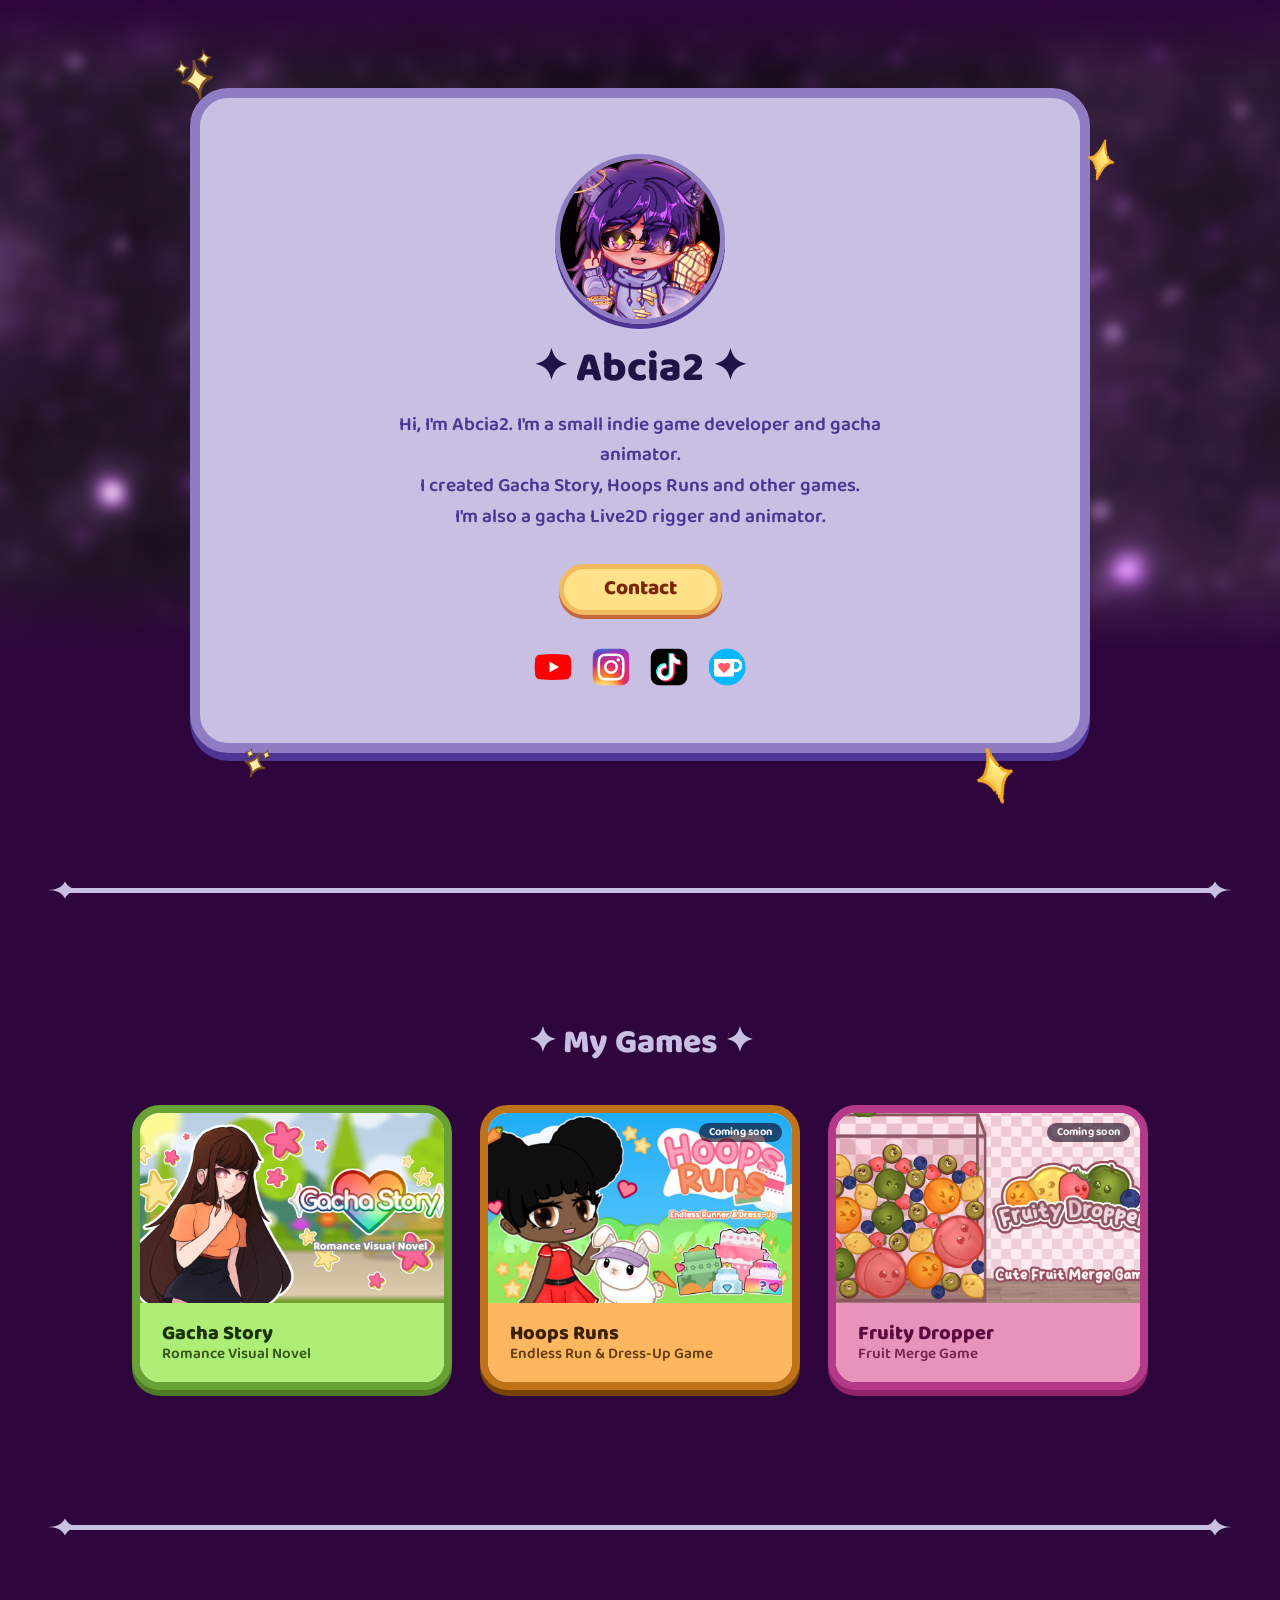
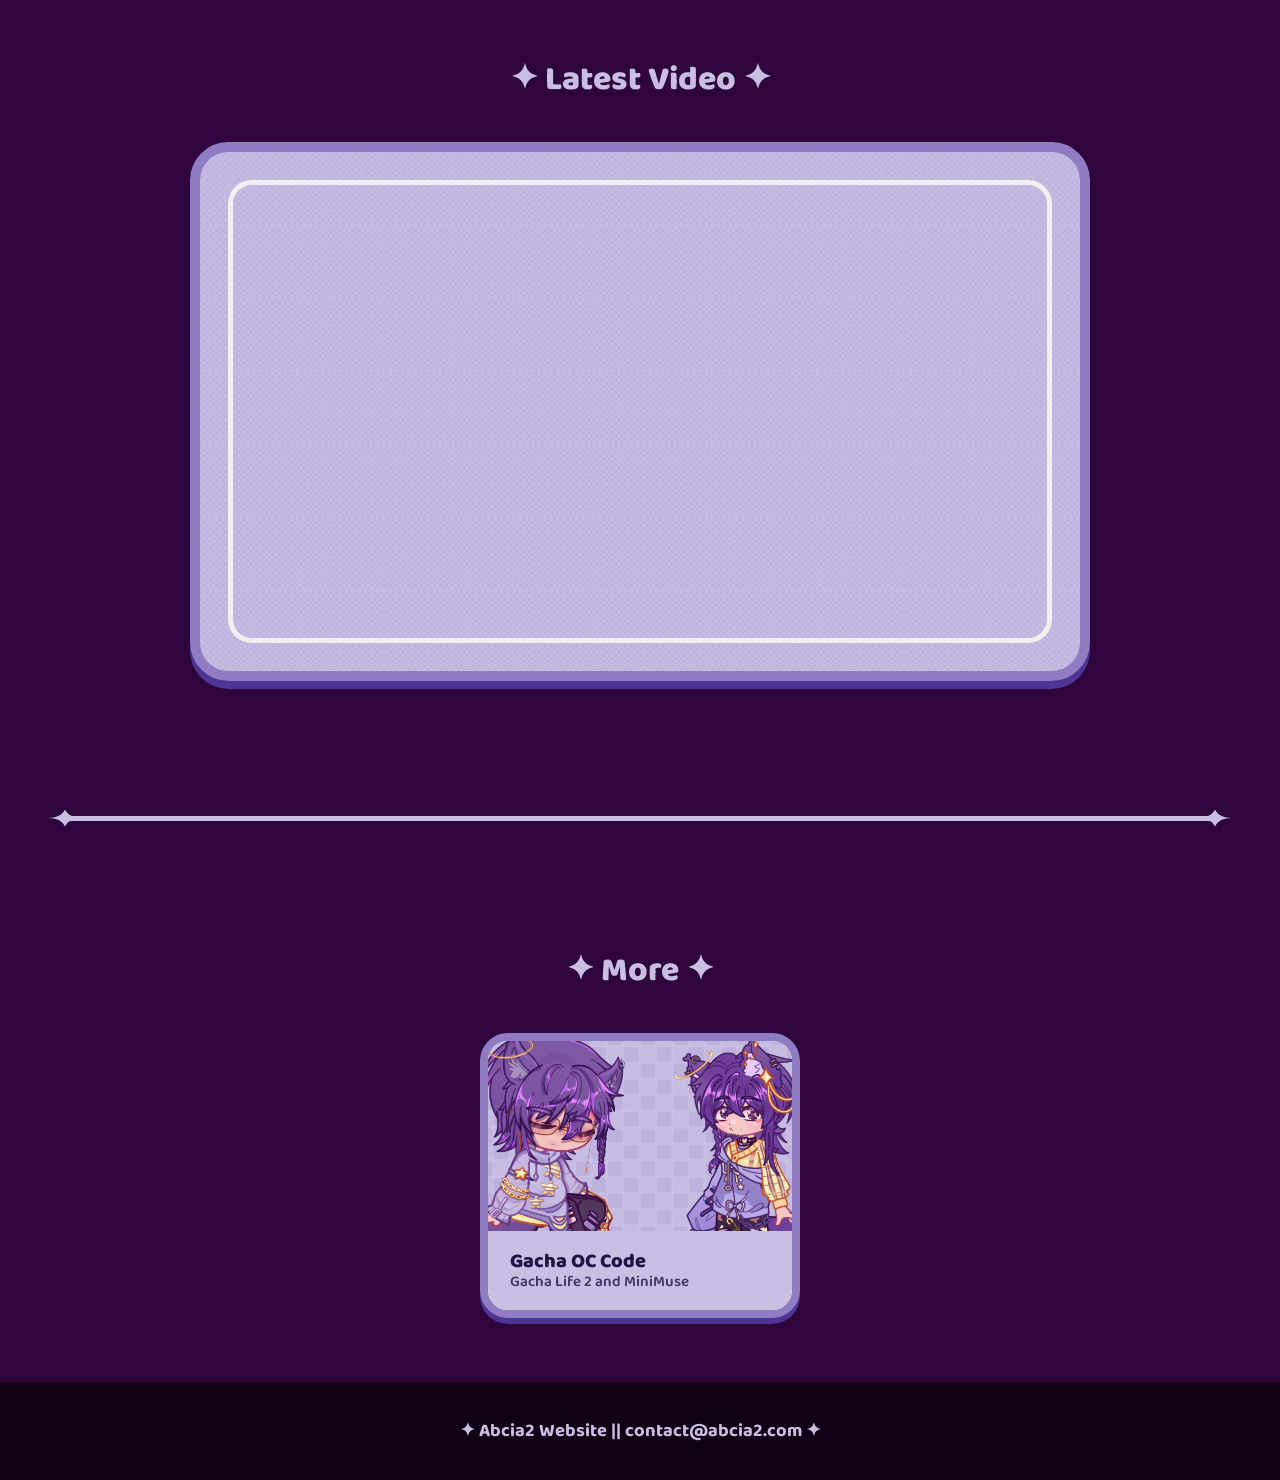
<file: index.html>
<!DOCTYPE html>
<html lang="en">

<head>
    <meta charset="UTF-8">
    <meta name="viewport" content="width=device-width, initial-scale=1.0">
    <title>Abcia2 ✦ Indie Game Developer</title>
    <meta name="description"
        content="Hi, I'm Abcia2. I'm an indie game developer and gacha animator, creator of Gacha Story and other games.">
    <link rel="canonical" href="https://abcia-2.web.app/">
    <meta property="og:title" content="Abcia2 Official Website">
    <meta property="og:description"
        content="Hi, I'm Abcia2. I'm an indie game developer and gacha animator, creator of Gacha Story and other games.">
    <meta property="og:image" content="https://abcia-2.web.app/assets/Images/Abcia2_PFP.png">
    <meta property="og:image:width" content="2048">
    <meta property="og:image:height" content="2048">
    <meta property="og:url" content="https://abcia-2.web.app/">
    <meta property="og:site_name" content="Abcia2 Official">
    <meta property="og:type" content="website">
    <meta property="og:image" content="https://abcia2.com/og_img.png">
    <meta name="keywords"
        content="Abcia2, Abcia 2, Gacha Life, Gacha Visual Novel, Gacha Story, Hoops Runs, Fruity Dropper, Abcya2, Abcia, abcia 2, abacia2">
    <link rel="icon" href="assets/favicon.ico">
    <link rel="stylesheet" href="reset.css">
    <link rel="stylesheet" href="vars.css">
    <link rel="stylesheet" href="style.css">
    <link rel="stylesheet" href="decorations.css">
    <meta name="robots" content="index, follow">
    <meta name="theme-color" content="#7D52A1">
</head>

<body>
    <section class="hero">
        <div class="hero_bg_wrap">
            <div class="hero_bg"></div>
        </div>

        <div class="hero_panel">
            <img class="hero_deco hero_sparkle_1" src="assets/Decorations/Sparkle.png" alt="" aria-hidden="true">
            <img class="hero_deco hero_sparkle_2" src="assets/Decorations/AbiSparkle.png" alt="" aria-hidden="true">
            <img class="hero_deco hero_sparkle_3" src="assets/Decorations/Sparkle.png" alt="" aria-hidden="true">
            <img class="hero_deco hero_sparkle_4" src="assets/Decorations/AbiSparkle.png" alt="" aria-hidden="true">

            <img class="hero_avatar bup" src="assets/Images/Abcia2_PFP.png" alt="Abcia2">

            <h1 class="hero_title">✦ Abcia2 ✦</h1>

            <p class="hero_tagline">
                Hi, I'm Abcia2. I'm a small indie game developer and gacha animator.<br>
                I created Gacha Story, Hoops Runs and other games.<br>
                I'm also a gacha Live2D rigger and animator.
            </p>

            <div class="hero_actions">
                <a href="AboutMe.html" class="btn btn_yellow">Contact</a>
            </div>

            <div class="hero_socials">
                <a href="https://youtube.com/c/abcia2" target="_blank" rel="noopener" class="hero_social_link bup">
                    <img src="assets/Icons/yt.png" alt="Abcia2 on YouTube" class="hero_social_icon">
                </a>
                <a href="https://www.instagram.com/abcia_2/" target="_blank" rel="noopener"
                    class="hero_social_link bup">
                    <img src="assets/Icons/ig.png" alt="Abcia2 on Instagram" class="hero_social_icon">
                </a>
                <a href="https://www.tiktok.com/@abcia_2" target="_blank" rel="noopener"
                    class="hero_social_link bup">
                    <img src="assets/Icons/tt.png" alt="Abcia2 on TikTok" class="hero_social_icon">
                </a>
                <a href="https://ko-fi.com/abcia2" target="_blank" rel="noopener" class="hero_social_link bup">
                    <img src="assets/Icons/kf.png" alt="Support Abcia2 on Ko-fi" class="hero_social_icon">
                </a>
            </div>
        </div>
    </section>

    <div class="divider">
        <svg class="divider_sparkle" aria-hidden="true">
            <use href="assets/sprite.svg#icon-sparkle"></use>
        </svg>
        <span class="divider_line"></span>
        <svg class="divider_sparkle" aria-hidden="true">
            <use href="assets/sprite.svg#icon-sparkle"></use>
        </svg>
    </div>

    <section class="games">
        <h2 class="section_title">✦ My Games ✦</h2>

        <div class="games_grid">
            <a href="https://gachastory.abcia2.com" target="_blank" rel="noopener" class="game_card game_card_green">
                <img class="game_card_banner" src="assets/Games/GachaStoryBanner.png" alt="">
                <div class="game_card_body">
                    <span class="game_card_title">Gacha Story</span>
                    <span class="game_card_subtitle">Romance Visual Novel</span>
                </div>
            </a>

            <a href="#" class="game_card game_card_orange">
                <img class="game_card_banner" src="assets/Games/HoopsRunsBanner.jpg" alt="">
                <div class="game_card_body">
                    <span class="game_card_title">Hoops Runs</span>
                    <span class="game_card_subtitle">Endless Run &amp; Dress-Up Game</span>
                </div>
                <span class="game_card_badge">Coming soon</span>
            </a>

            <a href="#" class="game_card game_card_rose">
                <img class="game_card_banner" src="assets/Games/FruityDropperBanner.png" alt="">
                <div class="game_card_body">
                    <span class="game_card_title">Fruity Dropper</span>
                    <span class="game_card_subtitle">Fruit Merge Game</span>
                </div>
                <span class="game_card_badge">Coming soon</span>
            </a>
        </div>
    </section>

    <div class="divider">
        <svg class="divider_sparkle" aria-hidden="true">
            <use href="assets/sprite.svg#icon-sparkle"></use>
        </svg>
        <span class="divider_line"></span>
        <svg class="divider_sparkle" aria-hidden="true">
            <use href="assets/sprite.svg#icon-sparkle"></use>
        </svg>
    </div>

    <section class="video">
        <h2 class="section_title">✦ Latest Video ✦</h2>

        <div class="video_panel">
            <div class="video_frame">
                <iframe src="https://www.youtube.com/embed/TlqA1ftgI3U" title="Abcia2 on YouTube"
                    allow="accelerometer; autoplay; clipboard-write; encrypted-media; gyroscope; picture-in-picture; web-share"
                    referrerpolicy="strict-origin-when-cross-origin" loading="lazy" allowfullscreen></iframe>
            </div>
        </div>
    </section>

    <div class="divider">
        <svg class="divider_sparkle" aria-hidden="true">
            <use href="assets/sprite.svg#icon-sparkle"></use>
        </svg>
        <span class="divider_line"></span>
        <svg class="divider_sparkle" aria-hidden="true">
            <use href="assets/sprite.svg#icon-sparkle"></use>
        </svg>
    </div>

    <section class="more">
        <h2 class="section_title">✦ More ✦</h2>

        <div class="more_grid">
            <a href="OcCode.html" class="game_card game_card_violet">
                <img class="game_card_banner" src="assets/Images/OcCodeBanner.png" alt="">
                <div class="game_card_body">
                    <span class="game_card_title">Gacha OC Code</span>
                    <span class="game_card_subtitle">Gacha Life 2 and MiniMuse</span>
                </div>
            </a>
        </div>
    </section>

    <footer class="footer">
        <span class="footer_main">✦ Abcia2 Website || contact@abcia2.com ✦</span>
    </footer>

    <script src='https://storage.ko-fi.com/cdn/scripts/overlay-widget.js'></script>
    <script>
        kofiWidgetOverlay.draw('abcia2', {
            'type': 'floating-chat',
            'floating-chat.donateButton.text': 'Support me',
            'floating-chat.donateButton.background-color': '#ffffff',
            'floating-chat.donateButton.text-color': '#323842'
        });
    </script>
</body>

</html>
</file>
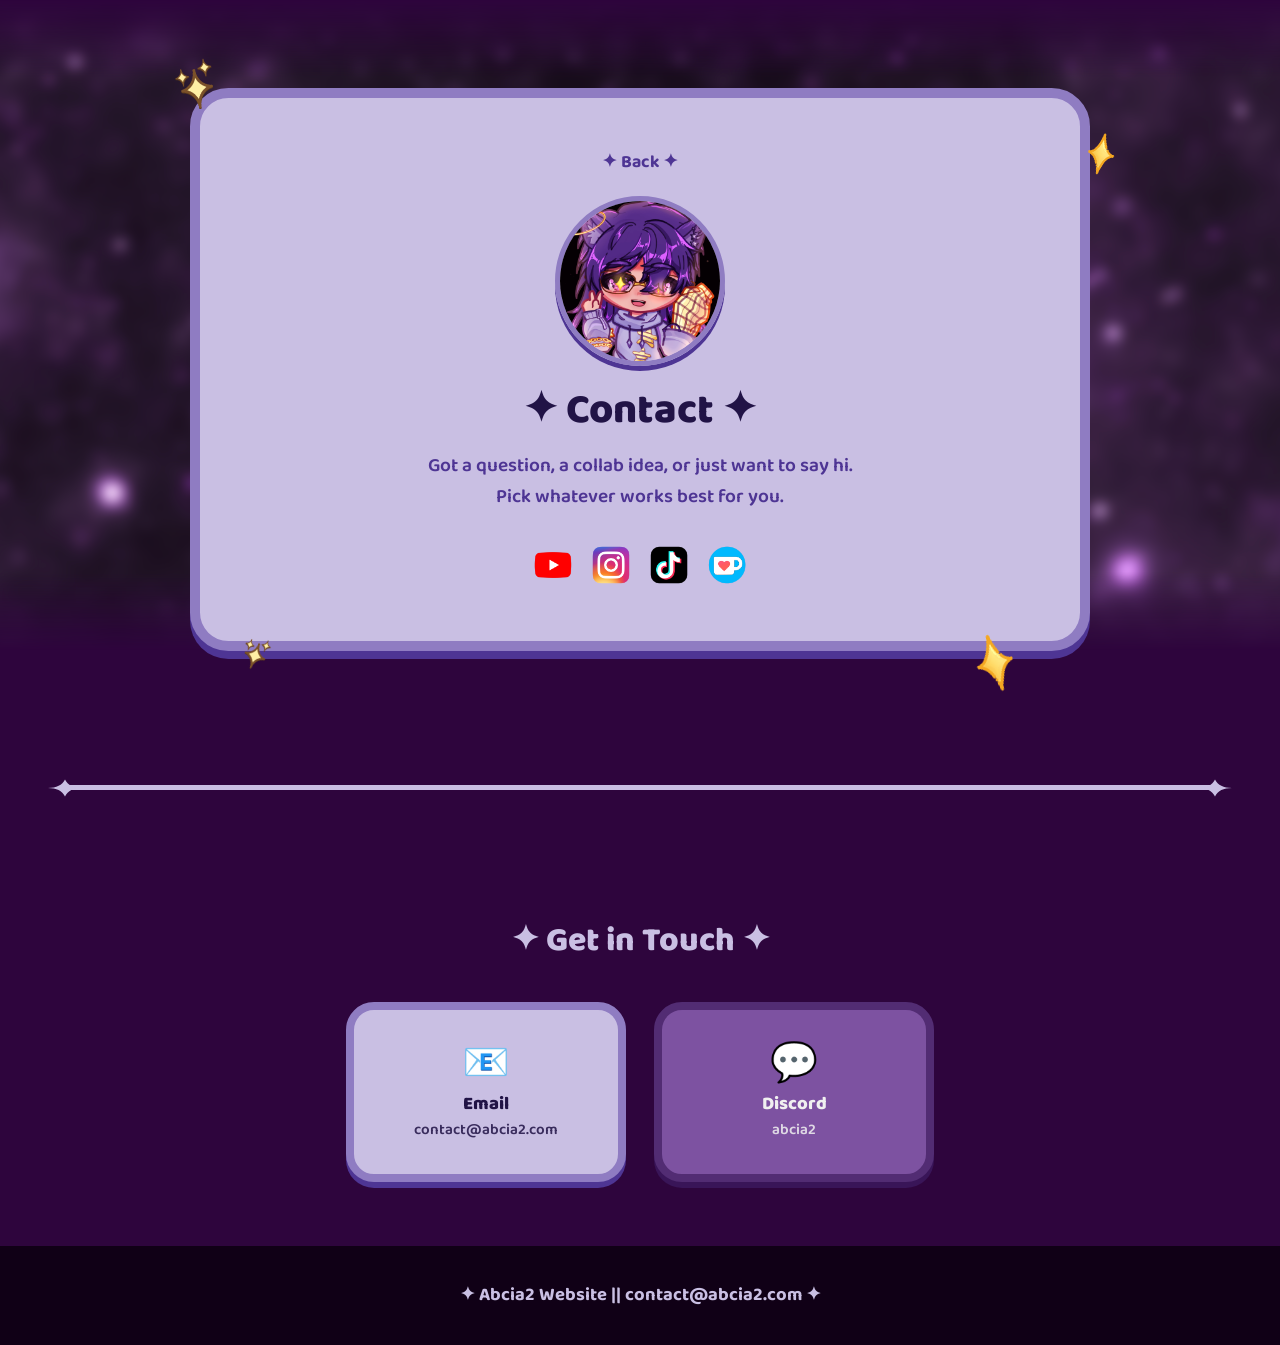
<file: AboutMe.html>
<!DOCTYPE html>
<html lang="en">

<head>
    <meta charset="UTF-8">
    <meta name="viewport" content="width=device-width, initial-scale=1.0">
    <title>Contact ✦ Abcia2</title>
    <meta name="description" content="Get in touch with Abcia2, by email or on Discord.">
    <link rel="canonical" href="https://abcia-2.web.app/AboutMe.html">
    <meta property="og:title" content="Contact Abcia2">
    <meta property="og:description" content="Get in touch with Abcia2, by email or on Discord.">
    <meta property="og:image" content="https://abcia-2.web.app/assets/Images/Abcia2_PFP.png">
    <meta property="og:image:width" content="2048">
    <meta property="og:image:height" content="2048">
    <meta property="og:url" content="https://abcia-2.web.app/AboutMe.html">
    <meta property="og:site_name" content="Abcia2 Official">
    <meta property="og:type" content="website">
    <link rel="icon" href="assets/favicon.ico">
    <link rel="stylesheet" href="reset.css">
    <link rel="stylesheet" href="vars.css">
    <link rel="stylesheet" href="style.css">
    <link rel="stylesheet" href="decorations.css">
    <meta name="robots" content="index, follow">
    <meta name="theme-color" content="#7D52A1">
</head>

<body>
    <section class="hero">
        <div class="hero_bg_wrap">
            <div class="hero_bg"></div>
        </div>

        <div class="hero_panel">
            <img class="hero_deco hero_sparkle_1" src="assets/Decorations/Sparkle.png" alt="" aria-hidden="true">
            <img class="hero_deco hero_sparkle_2" src="assets/Decorations/AbiSparkle.png" alt="" aria-hidden="true">
            <img class="hero_deco hero_sparkle_3" src="assets/Decorations/Sparkle.png" alt="" aria-hidden="true">
            <img class="hero_deco hero_sparkle_4" src="assets/Decorations/AbiSparkle.png" alt="" aria-hidden="true">

            <a href="index.html" class="back_link">✦ Back ✦</a>

            <img class="hero_avatar bup" src="assets/Images/Abcia2_PFP.png" alt="Abcia2">

            <h1 class="hero_title">✦ Contact ✦</h1>

            <p class="hero_tagline">
                Got a question, a collab idea, or just want to say hi.<br>
                Pick whatever works best for you.
            </p>

            <div class="hero_socials">
                <a href="https://youtube.com/c/abcia2" target="_blank" rel="noopener" class="hero_social_link bup">
                    <img src="assets/Icons/yt.png" alt="Abcia2 on YouTube" class="hero_social_icon">
                </a>
                <a href="https://www.instagram.com/abcia_2/" target="_blank" rel="noopener"
                    class="hero_social_link bup">
                    <img src="assets/Icons/ig.png" alt="Abcia2 on Instagram" class="hero_social_icon">
                </a>
                <a href="https://www.tiktok.com/@abcia_2" target="_blank" rel="noopener"
                    class="hero_social_link bup">
                    <img src="assets/Icons/tt.png" alt="Abcia2 on TikTok" class="hero_social_icon">
                </a>
                <a href="https://ko-fi.com/abcia2" target="_blank" rel="noopener" class="hero_social_link bup">
                    <img src="assets/Icons/kf.png" alt="Support Abcia2 on Ko-fi" class="hero_social_icon">
                </a>
            </div>
        </div>
    </section>

    <div class="divider">
        <svg class="divider_sparkle" aria-hidden="true">
            <use href="assets/sprite.svg#icon-sparkle"></use>
        </svg>
        <span class="divider_line"></span>
        <svg class="divider_sparkle" aria-hidden="true">
            <use href="assets/sprite.svg#icon-sparkle"></use>
        </svg>
    </div>

    <section class="contact">
        <h2 class="section_title">✦ Get in Touch ✦</h2>

        <div class="contact_grid">
            <a href="mailto:contact@abcia2.com" class="contact_card contact_card_violet">
                <span class="contact_card_icon" aria-hidden="true">📧</span>
                <span class="contact_card_label">Email</span>
                <span class="contact_card_value">contact@abcia2.com</span>
            </a>

            <div class="contact_card contact_card_purple">
                <span class="contact_card_icon" aria-hidden="true">💬</span>
                <span class="contact_card_label">Discord</span>
                <span class="contact_card_value">abcia2</span>
            </div>
        </div>
    </section>

    <footer class="footer">
        <span class="footer_main">✦ Abcia2 Website || contact@abcia2.com ✦</span>
    </footer>

    <script src='https://storage.ko-fi.com/cdn/scripts/overlay-widget.js'></script>
    <script>
        kofiWidgetOverlay.draw('abcia2', {
            'type': 'floating-chat',
            'floating-chat.donateButton.text': 'Support me',
            'floating-chat.donateButton.background-color': '#ffffff',
            'floating-chat.donateButton.text-color': '#323842'
        });
    </script>
</body>

</html>
</file>
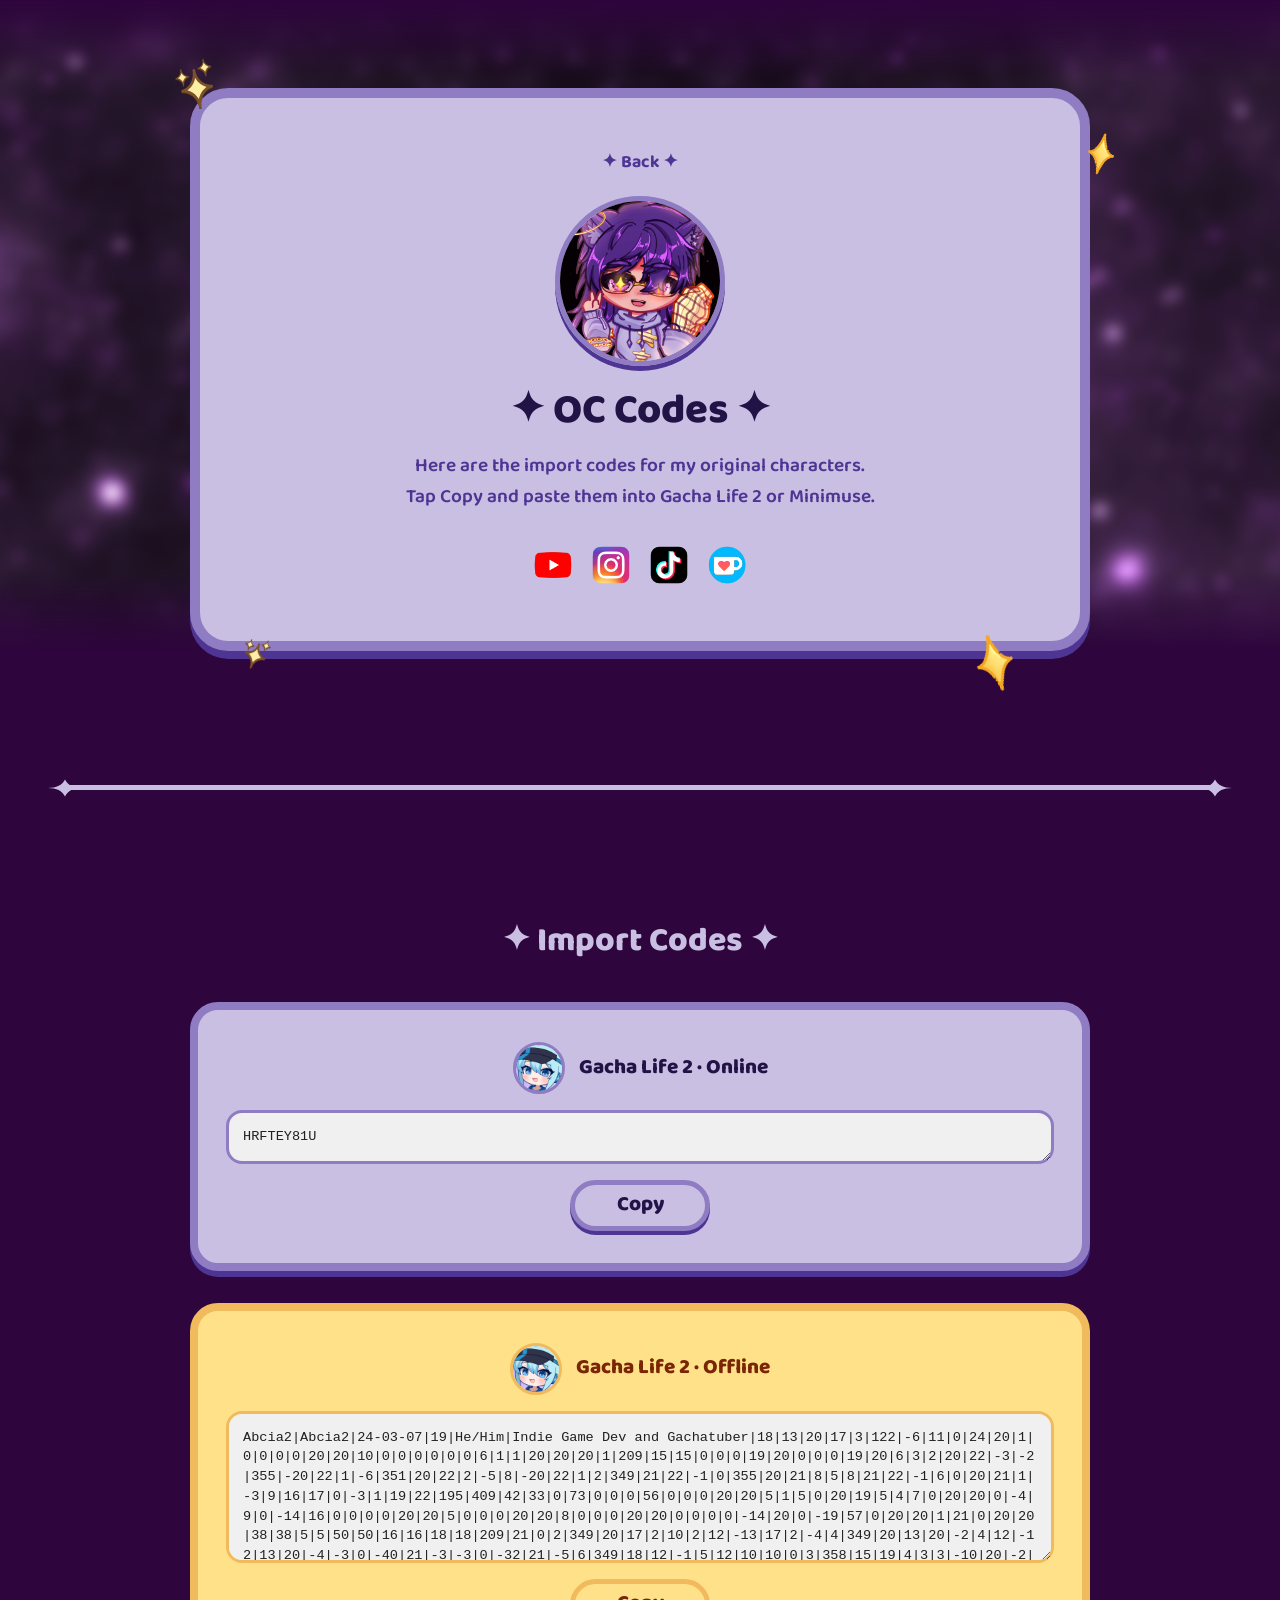
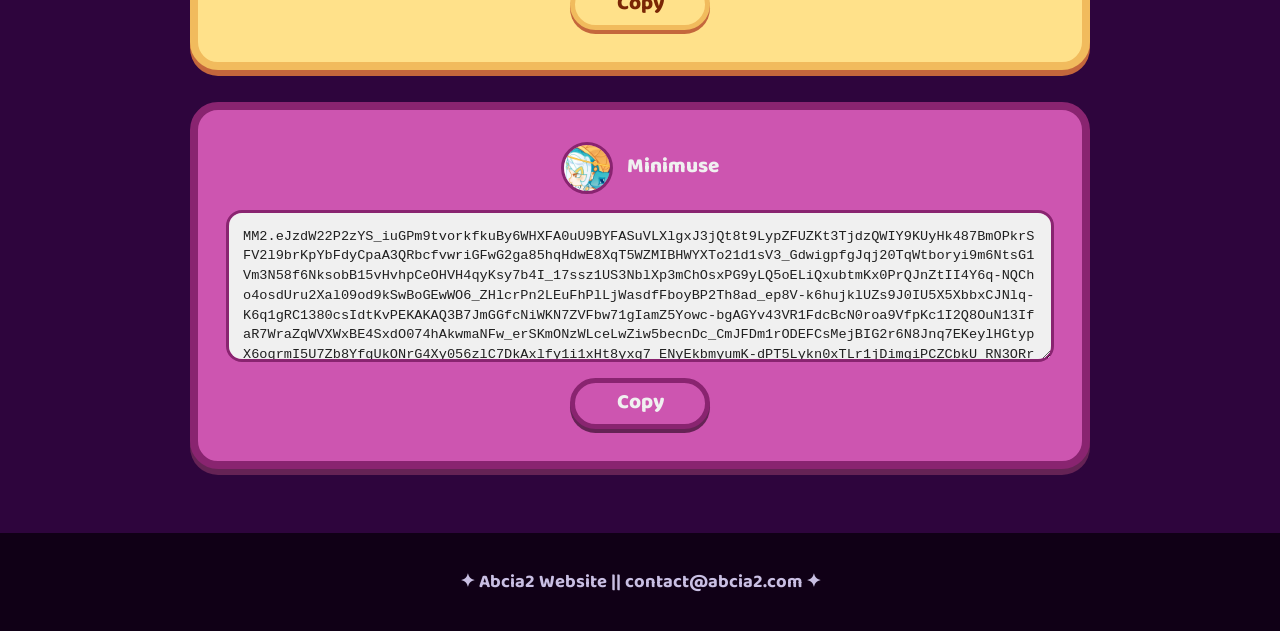
<file: OcCode.html>
<!DOCTYPE html>
<html lang="en">

<head>
    <meta charset="UTF-8">
    <meta name="viewport" content="width=device-width, initial-scale=1.0">
    <title>OC Codes ✦ Abcia2</title>
    <meta name="description" content="Import codes for Abcia2's Gacha Life 2 and Minimuse original characters.">
    <link rel="canonical" href="https://abcia-2.web.app/OcCode.html">
    <meta property="og:title" content="OC Codes ✦ Abcia2">
    <meta property="og:description" content="Import codes for Abcia2's Gacha Life 2 and Minimuse original characters.">
    <meta property="og:image" content="https://abcia-2.web.app/assets/Images/Abcia2_PFP.png">
    <meta property="og:image:width" content="2048">
    <meta property="og:image:height" content="2048">
    <meta property="og:url" content="https://abcia-2.web.app/OcCode.html">
    <meta property="og:site_name" content="Abcia2 Official">
    <meta property="og:type" content="website">
    <link rel="icon" href="assets/favicon.ico">
    <link rel="stylesheet" href="reset.css">
    <link rel="stylesheet" href="vars.css">
    <link rel="stylesheet" href="style.css">
    <link rel="stylesheet" href="decorations.css">
    <meta name="robots" content="index, follow">
    <meta name="theme-color" content="#7D52A1">
</head>

<body>
    <section class="hero">
        <div class="hero_bg_wrap">
            <div class="hero_bg"></div>
        </div>

        <div class="hero_panel">
            <img class="hero_deco hero_sparkle_1" src="assets/Decorations/Sparkle.png" alt="" aria-hidden="true">
            <img class="hero_deco hero_sparkle_2" src="assets/Decorations/AbiSparkle.png" alt="" aria-hidden="true">
            <img class="hero_deco hero_sparkle_3" src="assets/Decorations/Sparkle.png" alt="" aria-hidden="true">
            <img class="hero_deco hero_sparkle_4" src="assets/Decorations/AbiSparkle.png" alt="" aria-hidden="true">

            <a href="index.html" class="back_link">✦ Back ✦</a>

            <img class="hero_avatar bup" src="assets/Images/Abcia2_PFP.png" alt="Abcia2">

            <h1 class="hero_title">✦ OC Codes ✦</h1>

            <p class="hero_tagline">
                Here are the import codes for my original characters.<br>
                Tap Copy and paste them into Gacha Life 2 or Minimuse.
            </p>

            <div class="hero_socials">
                <a href="https://youtube.com/c/abcia2" target="_blank" rel="noopener" class="hero_social_link bup">
                    <img src="assets/Icons/yt.png" alt="Abcia2 on YouTube" class="hero_social_icon">
                </a>
                <a href="https://www.instagram.com/abcia_2/" target="_blank" rel="noopener"
                    class="hero_social_link bup">
                    <img src="assets/Icons/ig.png" alt="Abcia2 on Instagram" class="hero_social_icon">
                </a>
                <a href="https://www.tiktok.com/@abcia_2" target="_blank" rel="noopener"
                    class="hero_social_link bup">
                    <img src="assets/Icons/tt.png" alt="Abcia2 on TikTok" class="hero_social_icon">
                </a>
                <a href="https://ko-fi.com/abcia2" target="_blank" rel="noopener" class="hero_social_link bup">
                    <img src="assets/Icons/kf.png" alt="Support Abcia2 on Ko-fi" class="hero_social_icon">
                </a>
            </div>
        </div>
    </section>

    <div class="divider">
        <svg class="divider_sparkle" aria-hidden="true">
            <use href="assets/sprite.svg#icon-sparkle"></use>
        </svg>
        <span class="divider_line"></span>
        <svg class="divider_sparkle" aria-hidden="true">
            <use href="assets/sprite.svg#icon-sparkle"></use>
        </svg>
    </div>

    <section class="codes">
        <h2 class="section_title">✦ Import Codes ✦</h2>

        <div class="codes_grid">
            <div class="code_card code_card_violet">
                <div class="code_card_header">
                    <img class="code_card_icon" src="assets/Images/gl2.png" alt="">
                    <span class="code_card_title">Gacha Life 2 &middot; Online</span>
                </div>
                <textarea class="code_card_box" id="code-gl2-online" rows="1" readonly>HRFTEY81U</textarea>
                <button type="button" class="btn btn_violet code_card_copy" data-copy-target="code-gl2-online">Copy</button>
            </div>

            <div class="code_card code_card_yellow">
                <div class="code_card_header">
                    <img class="code_card_icon" src="assets/Images/gl2.png" alt="">
                    <span class="code_card_title">Gacha Life 2 &middot; Offline</span>
                </div>
                <textarea class="code_card_box" id="code-gl2-offline" rows="6" readonly>Abcia2|Abcia2|24-03-07|19|He/Him|Indie Game Dev and Gachatuber|18|13|20|17|3|122|-6|11|0|24|20|1|0|0|0|0|20|20|10|0|0|0|0|0|0|6|1|1|20|20|20|1|209|15|15|0|0|0|19|20|0|0|0|19|20|6|3|2|20|22|-3|-2|355|-20|22|1|-6|351|20|22|2|-5|8|-20|22|1|2|349|21|22|-1|0|355|20|21|8|5|8|21|22|-1|6|0|20|21|1|-3|9|16|17|0|-3|1|19|22|195|409|42|33|0|73|0|0|0|56|0|0|0|20|20|5|1|5|0|20|19|5|4|7|0|20|20|0|-4|9|0|-14|16|0|0|0|0|20|20|5|0|0|0|20|20|8|0|0|0|20|20|0|0|0|0|-14|20|0|-19|57|0|20|20|1|21|0|20|20|38|38|5|5|50|50|16|16|18|18|209|21|0|2|349|20|17|2|10|2|12|-13|17|2|-4|4|349|20|13|20|-2|4|12|-12|13|20|-4|-3|0|-40|21|-3|-3|0|-32|21|-5|6|349|18|12|-1|5|12|10|10|0|3|358|15|19|4|3|3|-10|20|-2|1|2|20|20|18|1|-1|73|20|17|0|0|364|298|452|0|0|106|228|214|70|90|0|0|0|20|20|5|0|0|0|20|20|5|9|1|0|20|20|6|45|-21|7|20|20|5|-6|15|0|14|17|6|-7|-62|2|-10|10|5|0|0|0|20|20|5|0|0|0|20|20|5|37|-111|353|-20|20|5|9|3|0|17|17|1|2|1|358|17|13|6|-1|-1|0|19|20|5|117|19|0|0|48|95|0|0|34|0|0|0|5|7|-1|3|0|22|21|5|0|0|0|20|20|7|5|5|5|5|0|0|357|21|21|5|0|0|0|20|20|5|0|0|0|20|20|5|0|0|0|20|20|5|11|11|0|0|119|119|295|306|0|0|0|37|10|10|8|8|0|0|2|20|20|5|0|0|4|20|20|5|-9|2|0|11|15|5|0|0|0|-20|20|5|0|0|0|20|20|5|0|0|0|20|20|5|0|0|0|20|20|5|9|-2|351|17|18|5|0|0|0|0|68|0|0|0|0|0|0|0|0|0|135|20|20|5|4|1|245|-20|20|5|0|0|0|20|20|5|0|0|0|20|20|5|1|0|328|29|23|5|0|0|0|20|20|5|0|0|0|20|20|5|20|0|0|-14|20|5|0|0|0|20|20|5|20|0|0|-14|20|5|0|0|0|20|20|5|0|0|0|20|20|5|208|171|0|14|3|0|0|0|0|20|20|5|0|0|0|20|20|5|29|-19|0|20|20|5|3|0|0|20|20|10|-3|0|0|20|20|5|0|0|0|20|20|5|0|0|0|0|0|0|0|0|0|0|0|0|0|0|0|0|0|0|2|0|-1|-2|6|0|0|0|0|0|0|0|-1|0|0|0|0|0|0|0|0|0|0|0|0|0|0|0|0|3|0|0|0|0|0|0|0|0|16|-10|-16|10|0|0|0|0|0|0|0|0|0|0|0|0|0|0|0|0|0|1|0|0|-1|-6|0|0|0|0|0|0|0|0|0|0|3|2|6|0|1|5|0|0|0|0|0|0|0|0|0|0|0|0|0|0|0|0|0|0|0|0|0|-9|0|0|0|0|0|0|0|0|0|0|0|0|0|0|0|0|0|0|0|0|0|0|0|0|0|0|0|0|0|0|0|0|0|0|0|0|F5C8C4|EC8F99|A33D6A|0|CE2073|8058A2|49275B|2F0A3A|3D145A|8058A2|49275B|2F0A3A|3D145A|8058A2|49275B|2F0A3A|3D145A|8058A2|49275B|2F0A3A|3D145A|8058A2|49275B|2F0A3A|3D145A|8058A2|49275B|2F0A3A|3D145A|A374C7|A374C7|55A0D2|55A0D2|55A0D2|55A0D2|55A0D2|15092E|441157|9E57A0|FFFFFF|15092E|441157|9E57A0|FFFFFF|722C72|280C44|100816|1D0B1D|722C72|280C44|100816|1D0B1D|2A203D|250132|2A203D|250132|FFFFFF|FFFFFF|8058A2|3D145A|8058A2|3D145A|F6C9C4|ED9696|FF9797|FFFFFF|FE2020|C55D7A|FFFFFF|E1E1E1|1C214F|1B1D4E|FFFFFF|E1E1E1|1C214F|1B1D4E|F4CF60|F4D471|A91C61|89461F|F3D370|E0E0E0|1C214F|573E78|F4CF60|F4D471|CE2073|89461F|B097C5|B097C5|300B3B|2D145C|FFFFFF|E1E1E1|1C214F|1B1D4E|F3CE60|F3CE60|A81C61|88451F|C5B3D4|C5A9DD|8D3762|483465|5E4076|D56283|5C1033|1B1D4E|F3CE60|F3D370|A81C61|88451F|C9BDE3|C6B3ED|B920B4|6D428F|C9BDE3|F4D471|BA21B5|7B5092|C7BBE1|C4A8DC|BA21B5|7B5092|FFFFFF|834CB8|161851|0|FFFFFF|453D54|161851|0|C9BDE3|B097C5|BA21B5|7B5092|C9BDE3|C7BBE1|BA21B5|7B5092|3E2359|834CB8|1C214F|0|3E2359|834CB8|1C214F|0|FFFFFF|36A8D3|1C214F|331E52|FFFFFF|D23636|1C214F|331E52|FFFFFF|36A8D2|36A8D3|36A8D3|FFFFFF|36A8D2|36A8D3|D13636|4D375C|4D375C|260831|310943|4D375C|4D375C|260831|310943|FFFFFF|D03535|281F7A|0|453D54|834CB8|281F7A|0|C4B3D3|816E91|300A20|36264C|C4B3D3|816E91|300A20|36264C|F5D061|F4D471|AA1C61|8A4720|C7BBE1|C4B3D3|7C1448|826F92|834CB8|453D54|1C214F|0|834CB8|453D54|1C214F|0|FFFFFF|E1E1E1|1C214F|1B1D4E|C4A8DC|36264C|46293B|614E7F|FFFFFF|E1E1E1|1C214F|1B1D4E|FFFFFF|D03535|5244CB|1A1D4D|FFFFFF|E1E1E1|1C214F|1B1D4E|FFFFFF|E1E1E1|1C214F|1B1D4E|7F57A1|9F7FB9|2E0A39|3C1359|FFFFFF|E1E1E1|1C214F|1B1D4E|FFFFFF|E1E1E1|1C214F|1B1D4E|FFFFFF|E1E1E1|1C214F|1B1D4E|FFFFFF|E1E1E1|1C214F|1B1D4E|FFFFFF|E1E1E1|1C214F|1B1D4E|19214C||FFFFFF|DEDEDE|AA4D73|1A214D|FFFFFF|DEDEDE|A94D73|1A214D|0|0|0|FFFFFF|F7E3BB|DFAC54|DFAC54|1A1D4D|FFFFFF|DEDEDE|7D0094|1A214D|FFFFFF|DFDFDF|1A214D|1A214D|55A0D2|55A0D2|55A0D2|123|-24|3|10|19|20|0|0|4|5|8058A2|A98EC1|2D0938|3D145A|8058A2|A98EC1|2D0938|3D145A</textarea>
                <button type="button" class="btn btn_yellow code_card_copy" data-copy-target="code-gl2-offline">Copy</button>
            </div>

            <div class="code_card code_card_pink">
                <div class="code_card_header">
                    <img class="code_card_icon" src="assets/Images/minimuse.webp" alt="">
                    <span class="code_card_title">Minimuse</span>
                </div>
                <textarea class="code_card_box" id="code-minimuse" rows="6" readonly>MM2.[base64]</textarea>
                <button type="button" class="btn btn_pink code_card_copy" data-copy-target="code-minimuse">Copy</button>
            </div>
        </div>
    </section>

    <footer class="footer">
        <span class="footer_main">✦ Abcia2 Website || contact@abcia2.com ✦</span>
    </footer>

    <script src='https://storage.ko-fi.com/cdn/scripts/overlay-widget.js'></script>
    <script>
        kofiWidgetOverlay.draw('abcia2', {
            'type': 'floating-chat',
            'floating-chat.donateButton.text': 'Support me',
            'floating-chat.donateButton.background-color': '#ffffff',
            'floating-chat.donateButton.text-color': '#323842'
        });
    </script>

    <script>
        document.querySelectorAll('.code_card_copy').forEach(function (btn) {
            btn.addEventListener('click', function () {
                var box = document.getElementById(btn.getAttribute('data-copy-target'));
                if (!box) return;

                var text = box.value;
                var originalLabel = btn.textContent;

                function showCopied() {
                    btn.textContent = 'Copied! ✦';
                    setTimeout(function () {
                        btn.textContent = originalLabel;
                    }, 1500);
                }

                if (navigator.clipboard && navigator.clipboard.writeText) {
                    navigator.clipboard.writeText(text).then(showCopied, function () {
                        box.select();
                        document.execCommand('copy');
                        showCopied();
                    });
                } else {
                    box.select();
                    document.execCommand('copy');
                    showCopied();
                }
            });
        });
    </script>
</body>

</html>
</file>
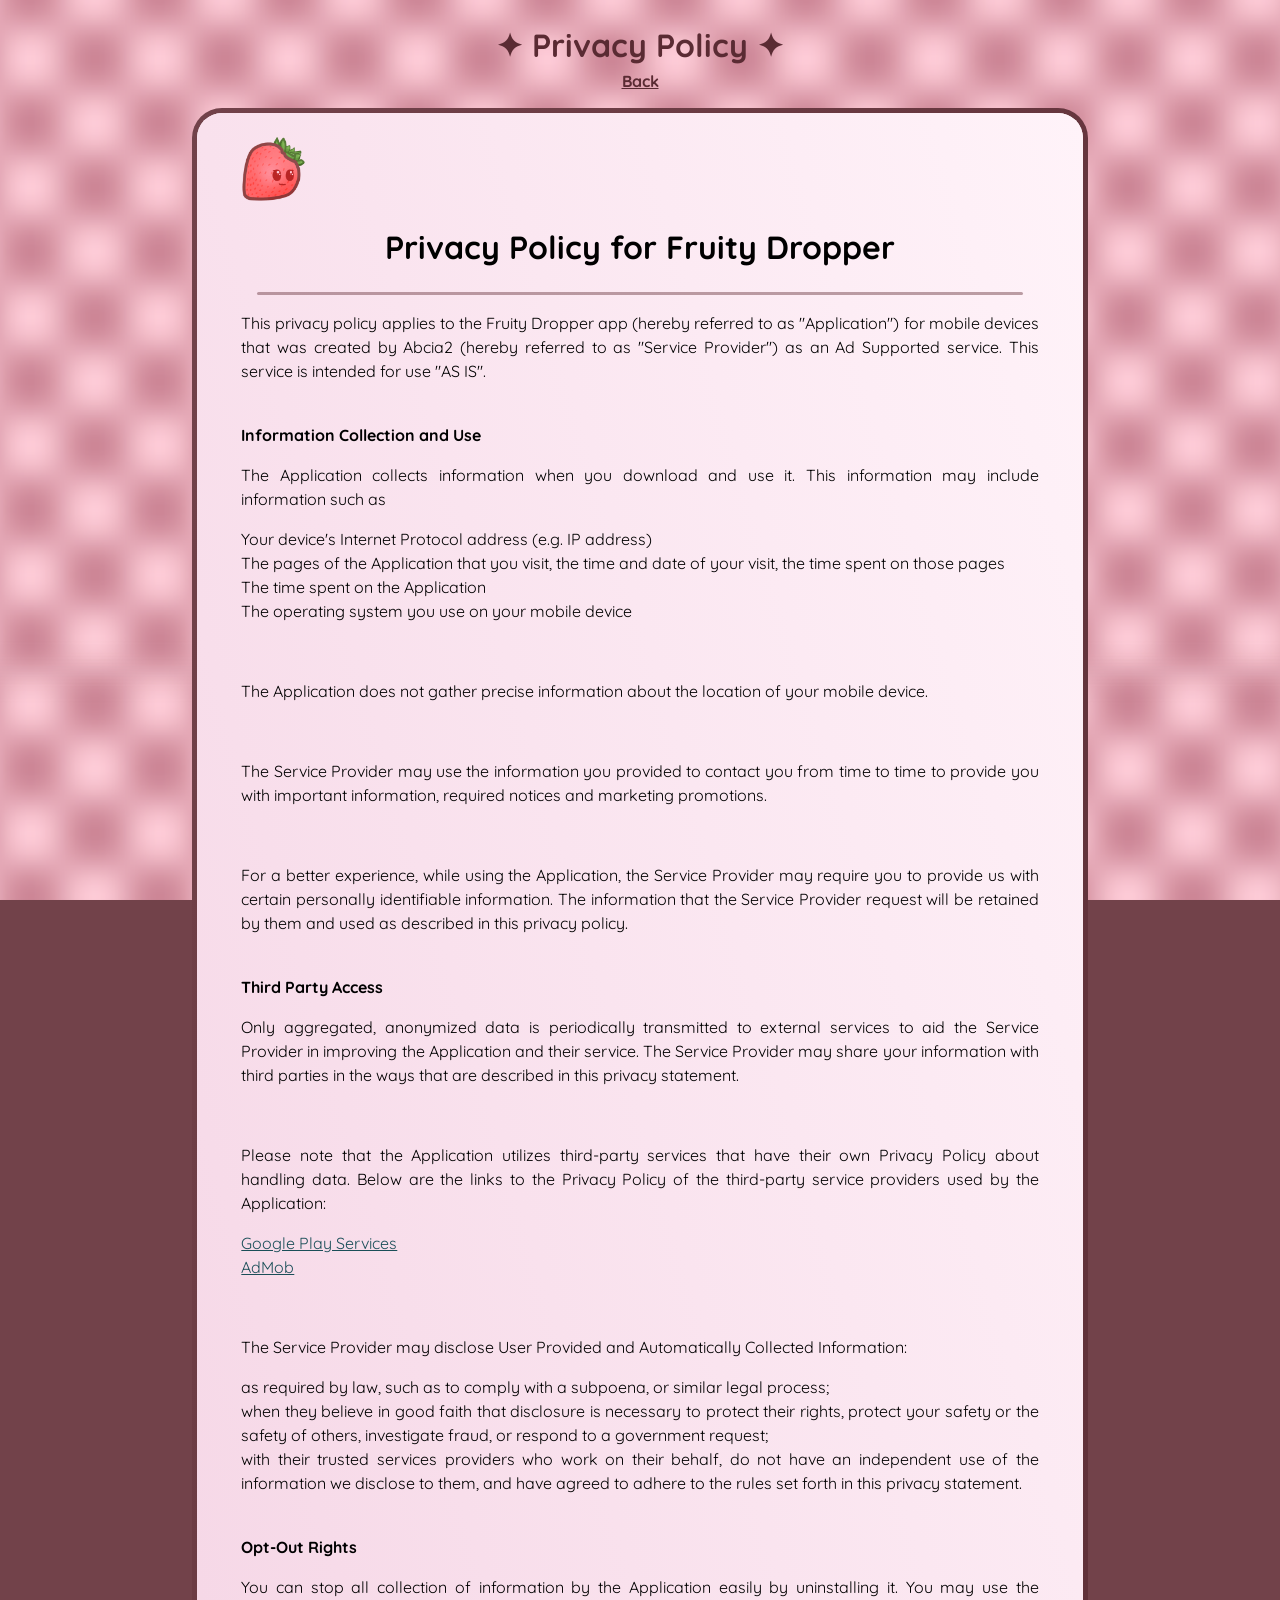
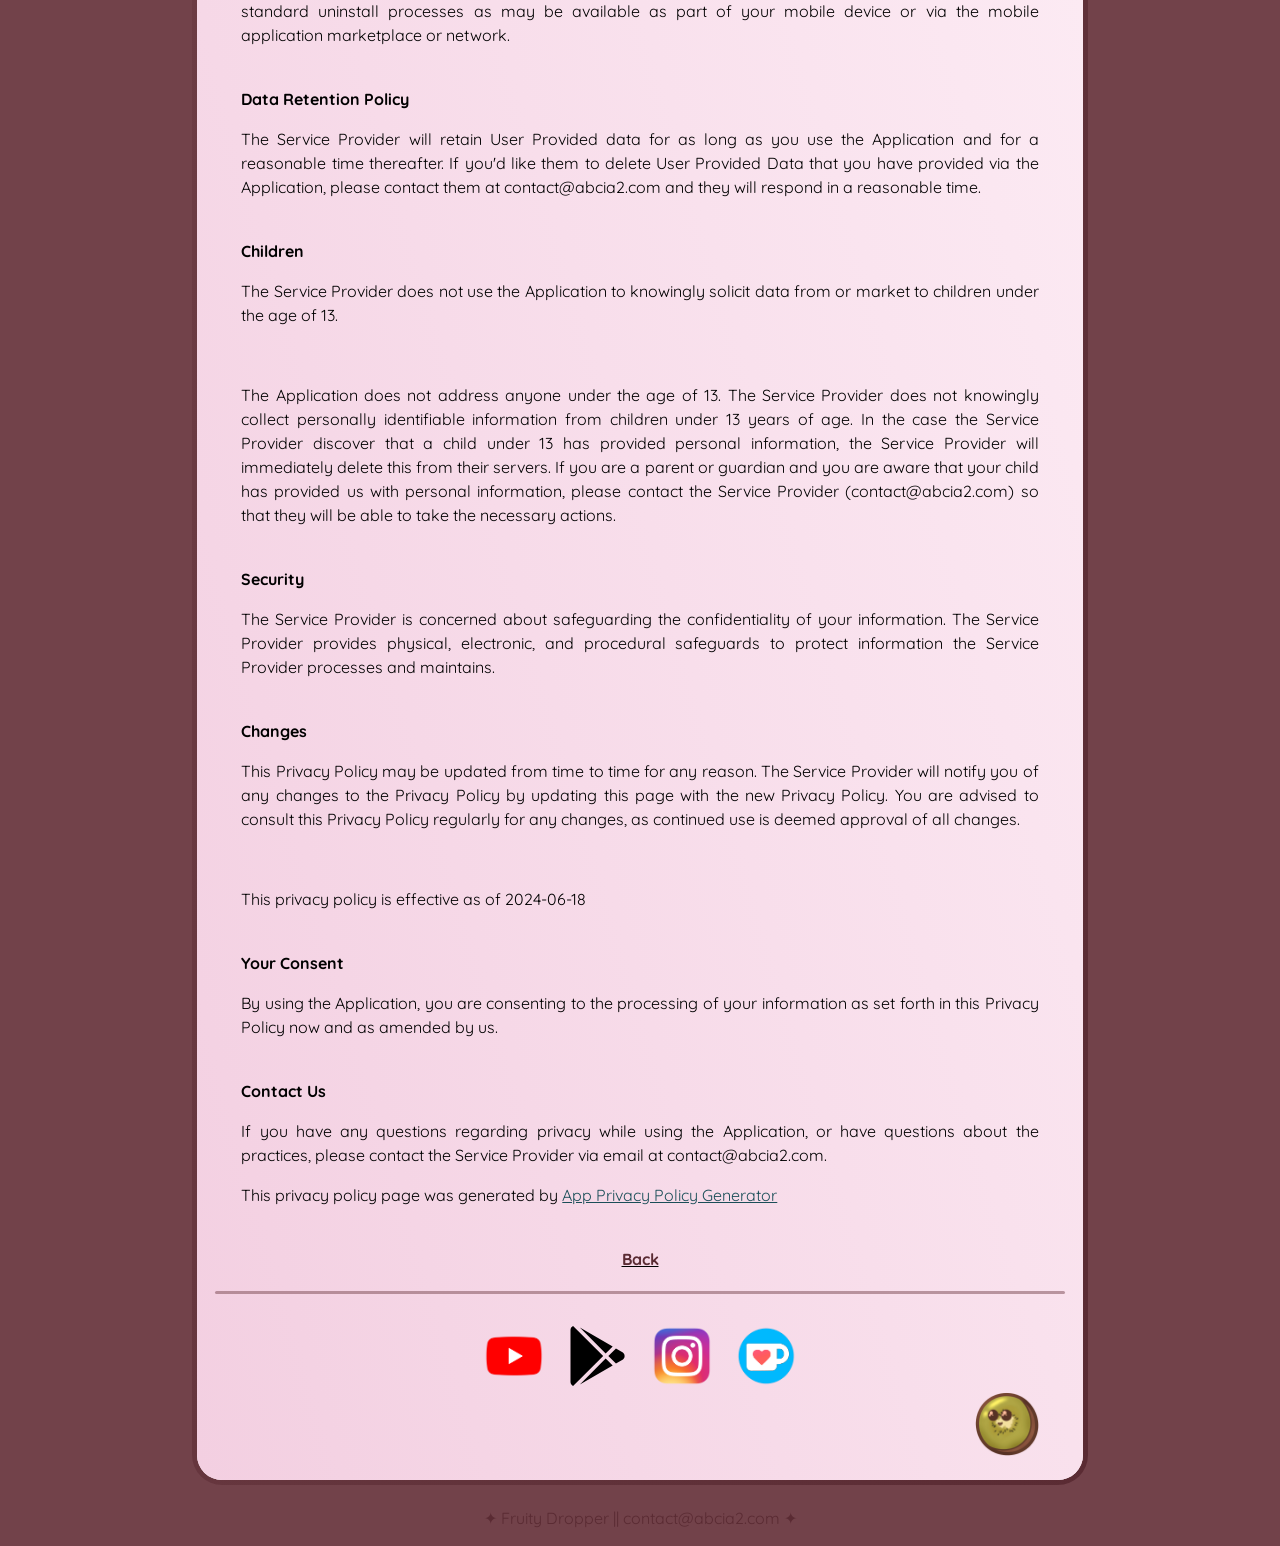
<file: FruityDropper/PrivacyPolicy.html>
<!DOCTYPE html>
<html lang="en">

<head>
    <meta charset="UTF-8">
    <meta name="viewport" content="width=device-width, initial-scale=1.0">
    <style>
        @import url('https://fonts.googleapis.com/css2?family=Quicksand:wght@700&display=swap');
    </style>

    <title>Fruity Dropper</title>

    <link rel="icon" size="192x192" href="./Assets/Icon.png">
    <!--<link rel="shortcut icon" href="./CuteCardMatchIcon.ico" type="image/x-icon">-->
    <link rel="stylesheet" href="./Style.css">
    <meta name="viewport" content="width=device-width, initial-scale=1">
    <meta name="robots" content="noindex">
    <meta name="theme-color" content="#C58E9A" />
</head>

<body class="CasualGamesBG">
    <div class="Header TextColorDark1">
        <h1 class="PageTitleBig">✦ Privacy Policy ✦</h1>
        <h3 class="PageTitleSmall"><u><a href="./index.html" class="TextColorDark1 HoverEffect2">Back</u></a></h3>
    </div>

    <div class="CentredContent">
        <span class="RaibowBorder">
            <div class="Content">
                <br>
                <div class="StarLeft">
                    <img src="./Assets/2a.png" alt="steline" class="Stars">
                </div>
                <div class="LongTextCon">
                    <h1 class="TextAlignCenter">Privacy Policy for Fruity Dropper</h1>
                    <hr class="hr1">
                    <p>This privacy policy applies to the Fruity Dropper app (hereby referred to as "Application") for
                        mobile devices that was created by Abcia2 (hereby referred to as "Service Provider") as an Ad
                        Supported service. This service is intended for use "AS IS".</p><br><strong>Information
                        Collection and Use</strong>
                    <p>The Application collects information when you download and use it. This information may include
                        information such as</p>
                    <ul>
                        <li>Your device's Internet Protocol address (e.g. IP address)</li>
                        <li>The pages of the Application that you visit, the time and date of your visit, the time spent
                            on those pages</li>
                        <li>The time spent on the Application</li>
                        <li>The operating system you use on your mobile device</li>
                    </ul>
                    <p></p><br>
                    <p>The Application does not gather precise information about the location of your mobile device.</p>
                    <div style="display: none;">
                        <p>The Application collects your device's location, which helps the Service Provider determine
                            your approximate geographical location and make use of in below ways:</p>
                        <ul>
                            <li>Geolocation Services: The Service Provider utilizes location data to provide features
                                such as personalized content, relevant recommendations, and location-based services.
                            </li>
                            <li>Analytics and Improvements: Aggregated and anonymized location data helps the Service
                                Provider to analyze user behavior, identify trends, and improve the overall performance
                                and functionality of the Application.</li>
                            <li>Third-Party Services: Periodically, the Service Provider may transmit anonymized
                                location data to external services. These services assist them in enhancing the
                                Application and optimizing their offerings.</li>
                        </ul>
                    </div><br>
                    <p>The Service Provider may use the information you provided to contact you from time to time to
                        provide you with important information, required notices and marketing promotions.</p><br>
                    <p>For a better experience, while using the Application, the Service Provider may require you to
                        provide us with certain personally identifiable information. The information that the Service
                        Provider request will be retained by them and used as described in this privacy policy.</p>
                    <br><strong>Third Party Access</strong>
                    <p>Only aggregated, anonymized data is periodically transmitted to external services to aid the
                        Service Provider in improving the Application and their service. The Service Provider may share
                        your information with third parties in the ways that are described in this privacy statement.
                    </p>
                    <div><br>
                        <p>Please note that the Application utilizes third-party services that have their own Privacy
                            Policy about handling data. Below are the links to the Privacy Policy of the third-party
                            service providers used by the Application:</p>
                        <ul>
                            <li><a href="https://www.google.com/policies/privacy/" target="_blank"
                                    rel="noopener noreferrer">Google Play Services</a></li>
                            <li><a href="https://support.google.com/admob/answer/6128543?hl=en" target="_blank"
                                    rel="noopener noreferrer">AdMob</a></li>
                            <!----><!----><!----><!----><!----><!----><!----><!----><!----><!----><!----><!----><!----><!----><!----><!----><!----><!----><!----><!----><!----><!----><!----><!----><!----><!----><!----><!----><!----><!---->
                        </ul>
                    </div><br>
                    <p>The Service Provider may disclose User Provided and Automatically Collected Information:</p>
                    <ul>
                        <li>as required by law, such as to comply with a subpoena, or similar legal process;</li>
                        <li>when they believe in good faith that disclosure is necessary to protect their rights,
                            protect your safety or the safety of others, investigate fraud, or respond to a government
                            request;</li>
                        <li>with their trusted services providers who work on their behalf, do not have an independent
                            use of the information we disclose to them, and have agreed to adhere to the rules set forth
                            in this privacy statement.</li>
                    </ul>
                    <p></p><br><strong>Opt-Out Rights</strong>
                    <p>You can stop all collection of information by the Application easily by uninstalling it. You may
                        use the standard uninstall processes as may be available as part of your mobile device or via
                        the mobile application marketplace or network.</p><br><strong>Data Retention Policy</strong>
                    <p>The Service Provider will retain User Provided data for as long as you use the Application and
                        for a reasonable time thereafter. If you'd like them to delete User Provided Data that you have
                        provided via the Application, please contact them at contact@abcia2.com and they will respond in
                        a reasonable time.</p><br><strong>Children</strong>
                    <p>The Service Provider does not use the Application to knowingly solicit data from or market to
                        children under the age of 13.</p>
                    <div><br>
                        <p>The Application does not address anyone under the age of 13. The Service Provider does not
                            knowingly collect personally identifiable information from children under 13 years of age.
                            In the case the Service Provider discover that a child under 13 has provided personal
                            information, the Service Provider will immediately delete this from their servers. If you
                            are a parent or guardian and you are aware that your child has provided us with personal
                            information, please contact the Service Provider (contact@abcia2.com) so that they will be
                            able to take the necessary actions.</p>
                    </div><!----><br><strong>Security</strong>
                    <p>The Service Provider is concerned about safeguarding the confidentiality of your information. The
                        Service Provider provides physical, electronic, and procedural safeguards to protect information
                        the Service Provider processes and maintains.</p><br><strong>Changes</strong>
                    <p>This Privacy Policy may be updated from time to time for any reason. The Service Provider will
                        notify you of any changes to the Privacy Policy by updating this page with the new Privacy
                        Policy. You are advised to consult this Privacy Policy regularly for any changes, as continued
                        use is deemed approval of all changes.</p><br>
                    <p>This privacy policy is effective as of 2024-06-18</p><br><strong>Your Consent</strong>
                    <p>By using the Application, you are consenting to the processing of your information as set forth
                        in this Privacy Policy now and as amended by us.</p><br><strong>Contact Us</strong>
                    <p>If you have any questions regarding privacy while using the Application, or have questions about
                        the practices, please contact the Service Provider via email at contact@abcia2.com.</p>
                    <p>This privacy policy page was generated by <a
                            href="https://app-privacy-policy-generator.nisrulz.com/" target="_blank"
                            rel="noopener noreferrer">App Privacy Policy Generator</a></p>

                </div>
                <br>
                <h3 class="PageTitleSmall"><u><a href="https://abcia2.com" class="TextColorDark1 HoverEffect2">Back</u></a></h3>
                <hr class="hr2">


                <br>
                <div class="SocialButtons">
                    <a target="_blank" href="https://youtube.com/c/abcia2">
                        <img alt="Abcia2 Youtube" src="/assets/Icons/yt.png" class="HoverEffect1">
                    </a>
                    <a target="_blank" href="https://play.google.com/store/apps/dev?id=8952508138721613147">
                        <img alt="Abcia2 Play Store" src="/assets/Icons/playstore.svg" class="HoverEffect1">
                    </a>
                    <a target="_blank" href="https://www.instagram.com/abcia_2/">
                        <img alt="Abcia2 Instagram" src="/assets/Icons/ig.png" class="HoverEffect1">
                    </a>
                    <a target="_blank" href="https://ko-fi.com/abcia2">
                        <img alt="Abcia2 KoFi" src="/assets/Icons/kf.png" class="HoverEffect1">
                    </a>
                </div>
                <div class="StarRight">
                    <img src="./Assets/3a.png" alt="steline" class="Stars2">
                </div>
                <br>
            </div>
        </span>
    </div>
    <div class="Footer TextColorDark1">
        <p>✦ Fruity Dropper || contact@abcia2.com ✦</p>
    </div>

</body>

</html>
</file>
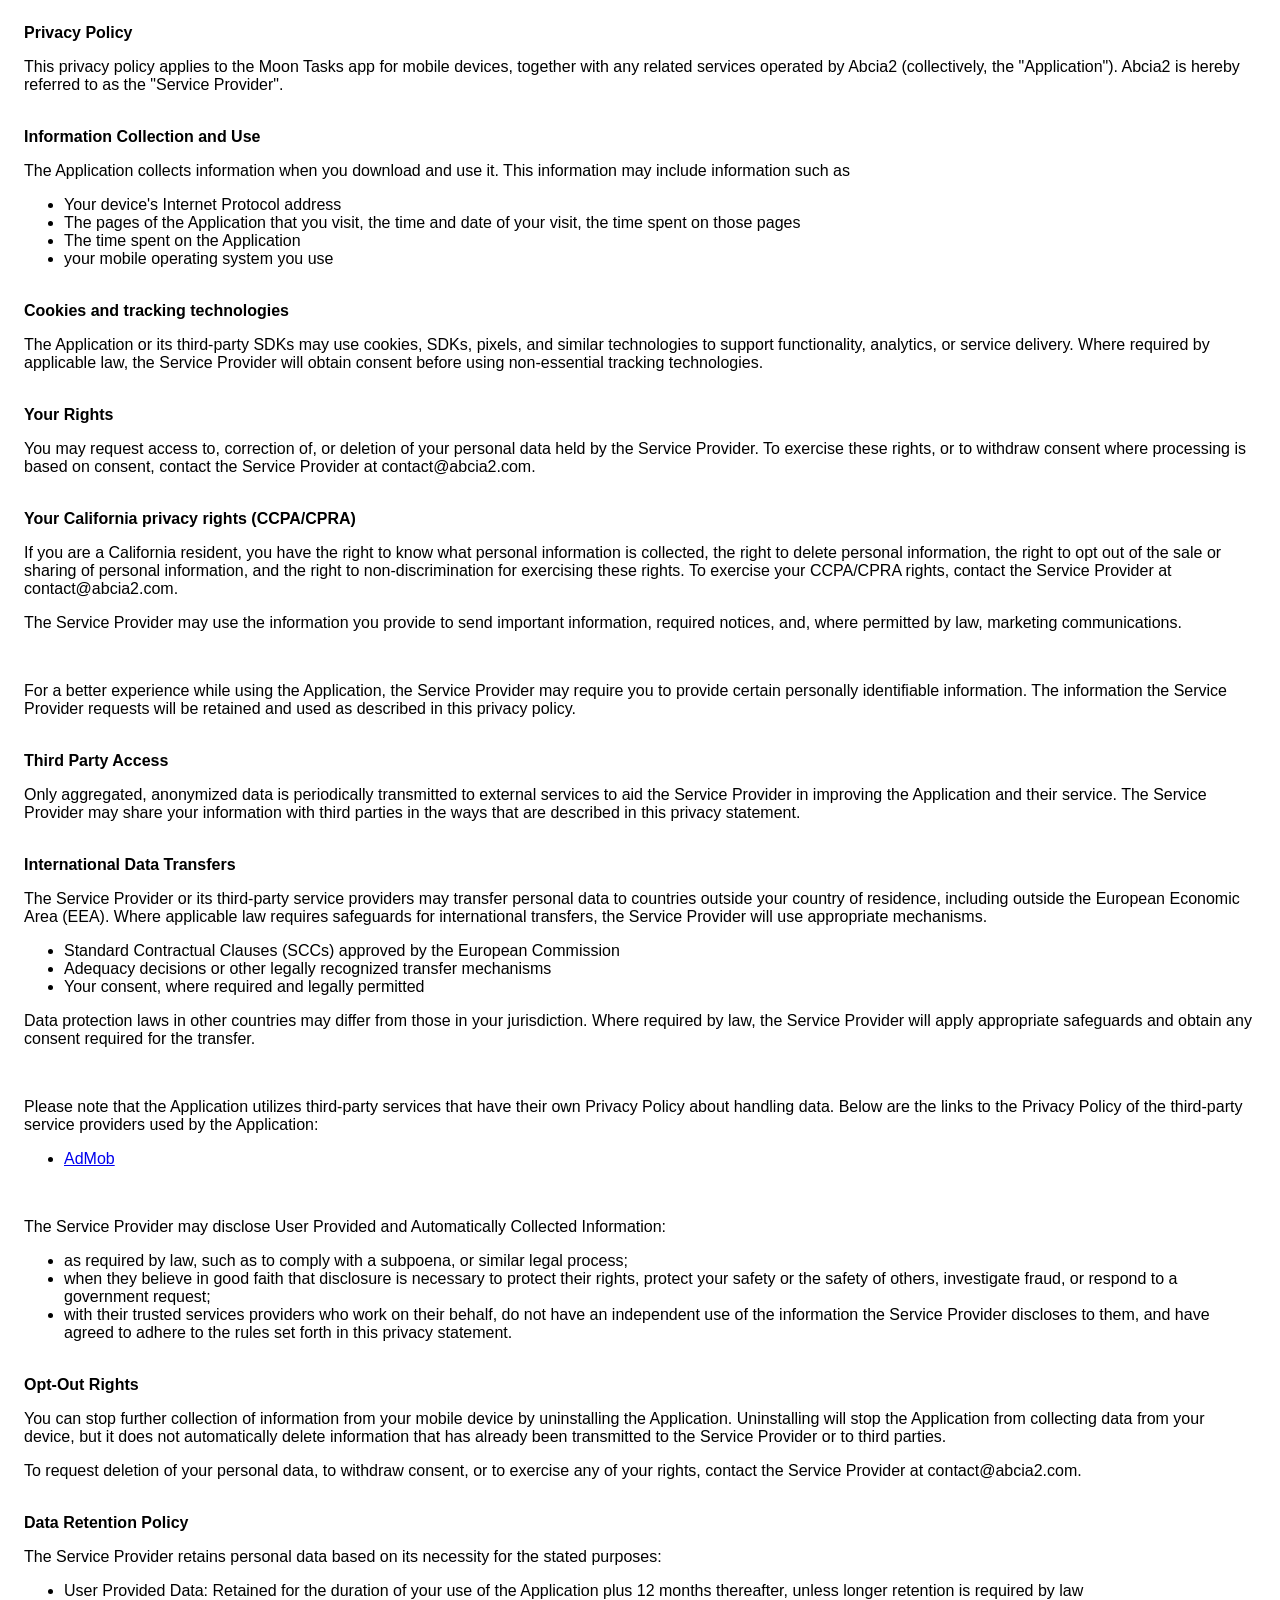
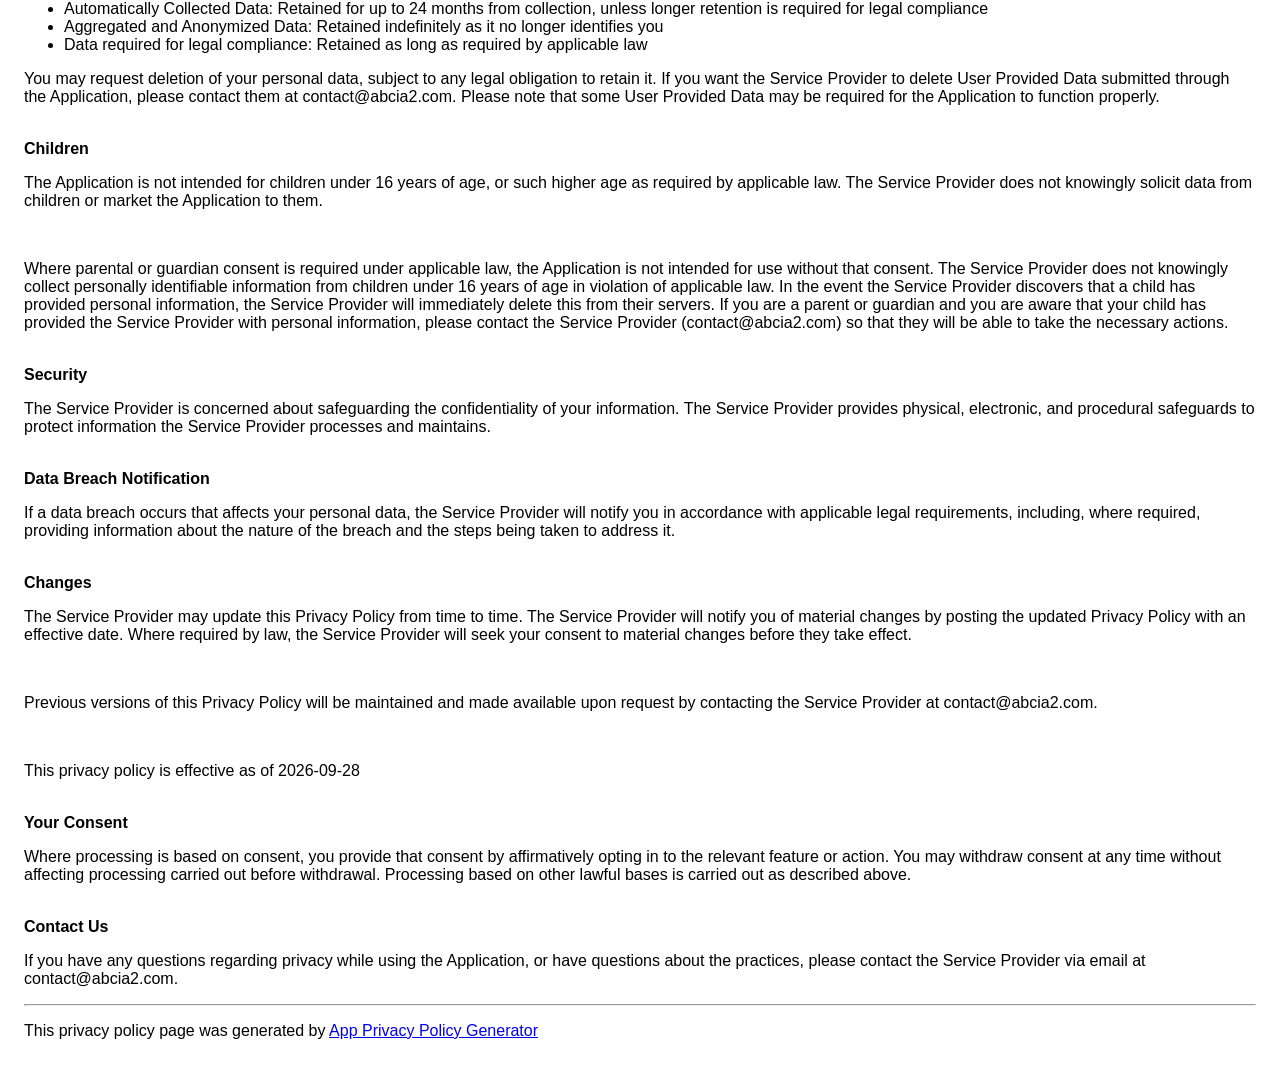
<file: privacy_and_tos/moon-tasks-privacy.html>
<!DOCTYPE html>
    <html>
    <head>
      <meta charset='utf-8'>
      <meta name='viewport' content='width=device-width'>
      <title>Privacy Policy</title>
      <style> body { font-family: 'Helvetica Neue', Helvetica, Arial, sans-serif; padding:1em; } </style>
    </head>
    <body>
    <strong>Privacy Policy</strong><p>This privacy policy applies to the Moon Tasks app for mobile devices, together with any related services operated by Abcia2 (collectively, the "Application"). Abcia2 is hereby referred to as the "Service Provider".</p><br><strong>Information Collection and Use</strong><p>The Application collects information when you download and use it. This information may include information such as</p><ul><li>Your device's Internet Protocol address</li><li>The pages of the Application that you visit, the time and date of your visit, the time spent on those pages</li><li>The time spent on the Application</li><li>your mobile operating system you use</li></ul><p></p><br><strong>Cookies and tracking technologies</strong><p>The Application or its third-party SDKs may use cookies, SDKs, pixels, and similar technologies to support functionality, analytics, or service delivery. Where required by applicable law, the Service Provider will obtain consent before using non-essential tracking technologies.</p><!----><br><strong>Your Rights</strong><p>You may request access to, correction of, or deletion of your personal data held by the Service Provider. To exercise these rights, or to withdraw consent where processing is based on consent, contact the Service Provider at contact@abcia2.com.</p><br><strong>Your California privacy rights (CCPA/CPRA)</strong><p>If you are a California resident, you have the right to know what personal information is collected, the right to delete personal information, the right to opt out of the sale or sharing of personal information, and the right to non-discrimination for exercising these rights. To exercise your CCPA/CPRA rights, contact the Service Provider at contact@abcia2.com.</p><!----><p>The Service Provider may use the information you provide to send important information, required notices, and, where permitted by law, marketing communications.</p><br><p>For a better experience while using the Application, the Service Provider may require you to provide certain personally identifiable information. The information the Service Provider requests will be retained and used as described in this privacy policy.</p><br><strong>Third Party Access</strong><p>Only aggregated, anonymized data is periodically transmitted to external services to aid the Service Provider in improving the Application and their service. The Service Provider may share your information with third parties in the ways that are described in this privacy statement.</p><br><strong>International Data Transfers</strong><p>The Service Provider or its third-party service providers may transfer personal data to countries outside your country of residence, including outside the European Economic Area (EEA). Where applicable law requires safeguards for international transfers, the Service Provider will use appropriate mechanisms.</p><ul><li>Standard Contractual Clauses (SCCs) approved by the European Commission</li><li>Adequacy decisions or other legally recognized transfer mechanisms</li><li>Your consent, where required and legally permitted</li></ul><p>Data protection laws in other countries may differ from those in your jurisdiction. Where required by law, the Service Provider will apply appropriate safeguards and obtain any consent required for the transfer.</p><div><br><p>Please note that the Application utilizes third-party services that have their own Privacy Policy about handling data. Below are the links to the Privacy Policy of the third-party service providers used by the Application:</p><ul><li><a href="https://policies.google.com/technologies/partner-sites" target="_blank" rel="noopener noreferrer">AdMob</a></li></ul></div><br><p>The Service Provider may disclose User Provided and Automatically Collected Information:</p><ul><li>as required by law, such as to comply with a subpoena, or similar legal process;</li><li>when they believe in good faith that disclosure is necessary to protect their rights, protect your safety or the safety of others, investigate fraud, or respond to a government request;</li><li>with their trusted services providers who work on their behalf, do not have an independent use of the information the Service Provider discloses to them, and have agreed to adhere to the rules set forth in this privacy statement.</li></ul><p></p><br><strong>Opt-Out Rights</strong><div><p>You can stop further collection of information from your mobile device by uninstalling the Application. Uninstalling will stop the Application from collecting data from your device, but it does not automatically delete information that has already been transmitted to the Service Provider or to third parties.</p></div><!----><p>To request deletion of your personal data, to withdraw consent, or to exercise any of your rights, contact the Service Provider at contact@abcia2.com.</p><br><strong>Data Retention Policy</strong><p>The Service Provider retains personal data based on its necessity for the stated purposes:</p><ul><li>User Provided Data: Retained for the duration of your use of the Application plus 12 months thereafter, unless longer retention is required by law</li><li>Automatically Collected Data: Retained for up to 24 months from collection, unless longer retention is required for legal compliance</li><li>Aggregated and Anonymized Data: Retained indefinitely as it no longer identifies you</li><li>Data required for legal compliance: Retained as long as required by applicable law</li></ul><p>You may request deletion of your personal data, subject to any legal obligation to retain it. If you want the Service Provider to delete User Provided Data submitted through the Application, please contact them at contact@abcia2.com. Please note that some User Provided Data may be required for the Application to function properly.</p><!----><br><strong>Children</strong><p>The Application is not intended for children under 16 years of age, or such higher age as required by applicable law. The Service Provider does not knowingly solicit data from children or market the Application to them.</p><div><br><p>Where parental or guardian consent is required under applicable law, the Application is not intended for use without that consent. The Service Provider does not knowingly collect personally identifiable information from children under 16 years of age in violation of applicable law. In the event the Service Provider discovers that a child has provided personal information, the Service Provider will immediately delete this from their servers. If you are a parent or guardian and you are aware that your child has provided the Service Provider with personal information, please contact the Service Provider (contact@abcia2.com) so that they will be able to take the necessary actions.</p></div><br><strong>Security</strong><p>The Service Provider is concerned about safeguarding the confidentiality of your information. The Service Provider provides physical, electronic, and procedural safeguards to protect information the Service Provider processes and maintains.</p><br><strong>Data Breach Notification</strong><p>If a data breach occurs that affects your personal data, the Service Provider will notify you in accordance with applicable legal requirements, including, where required, providing information about the nature of the breach and the steps being taken to address it.</p><br><strong>Changes</strong><p>The Service Provider may update this Privacy Policy from time to time. The Service Provider will notify you of material changes by posting the updated Privacy Policy with an effective date. Where required by law, the Service Provider will seek your consent to material changes before they take effect.</p><br><p>Previous versions of this Privacy Policy will be maintained and made available upon request by contacting the Service Provider at contact@abcia2.com.</p><br><p>This privacy policy is effective as of 2026-09-28</p><br><strong>Your Consent</strong><p>Where processing is based on consent, you provide that consent by affirmatively opting in to the relevant feature or action. You may withdraw consent at any time without affecting processing carried out before withdrawal. Processing based on other lawful bases is carried out as described above.</p><br><strong>Contact Us</strong><p>If you have any questions regarding privacy while using the Application, or have questions about the practices, please contact the Service Provider via email at contact@abcia2.com.</p><hr><p><span>This privacy policy page was generated by </span><a href="https://app-privacy-policy-generator.nisrulz.com/" target="_blank" rel="noopener noreferrer">App Privacy Policy Generator </a></p>
    </body>
    </html>
</file>
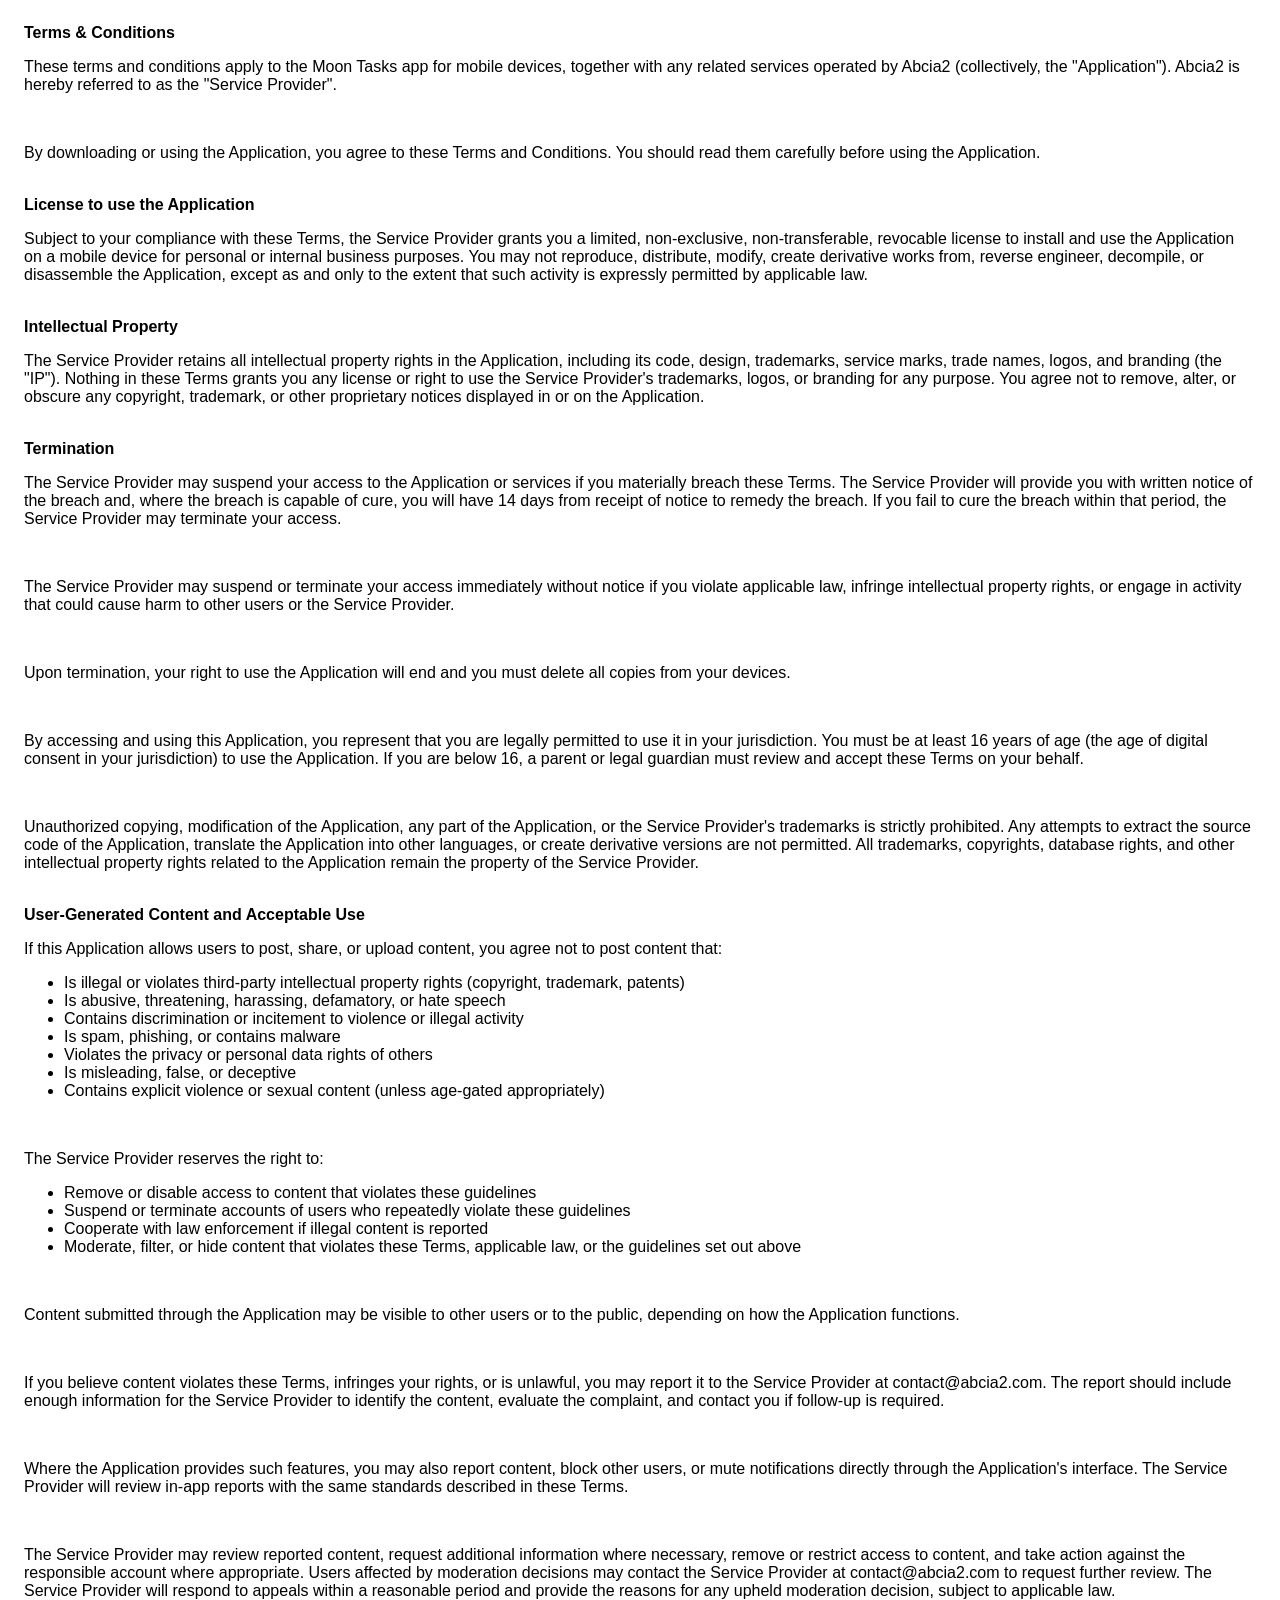
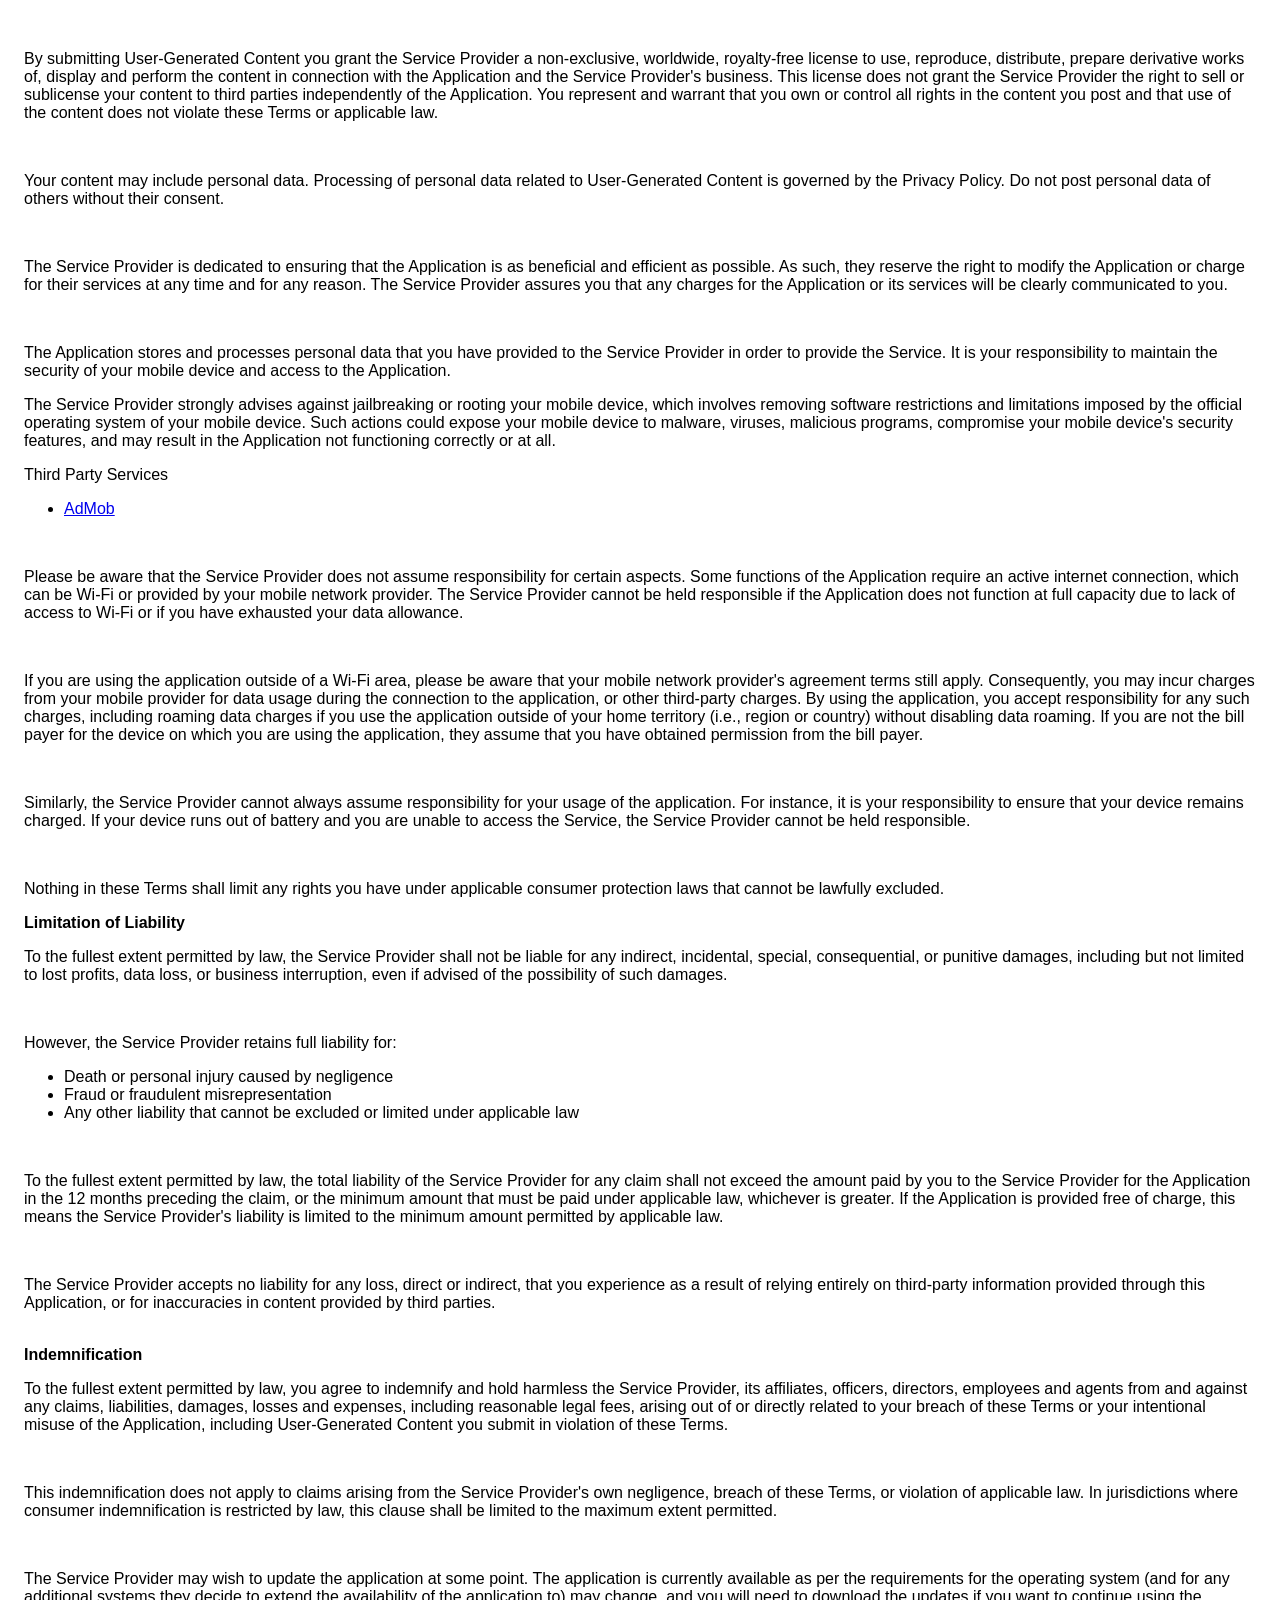
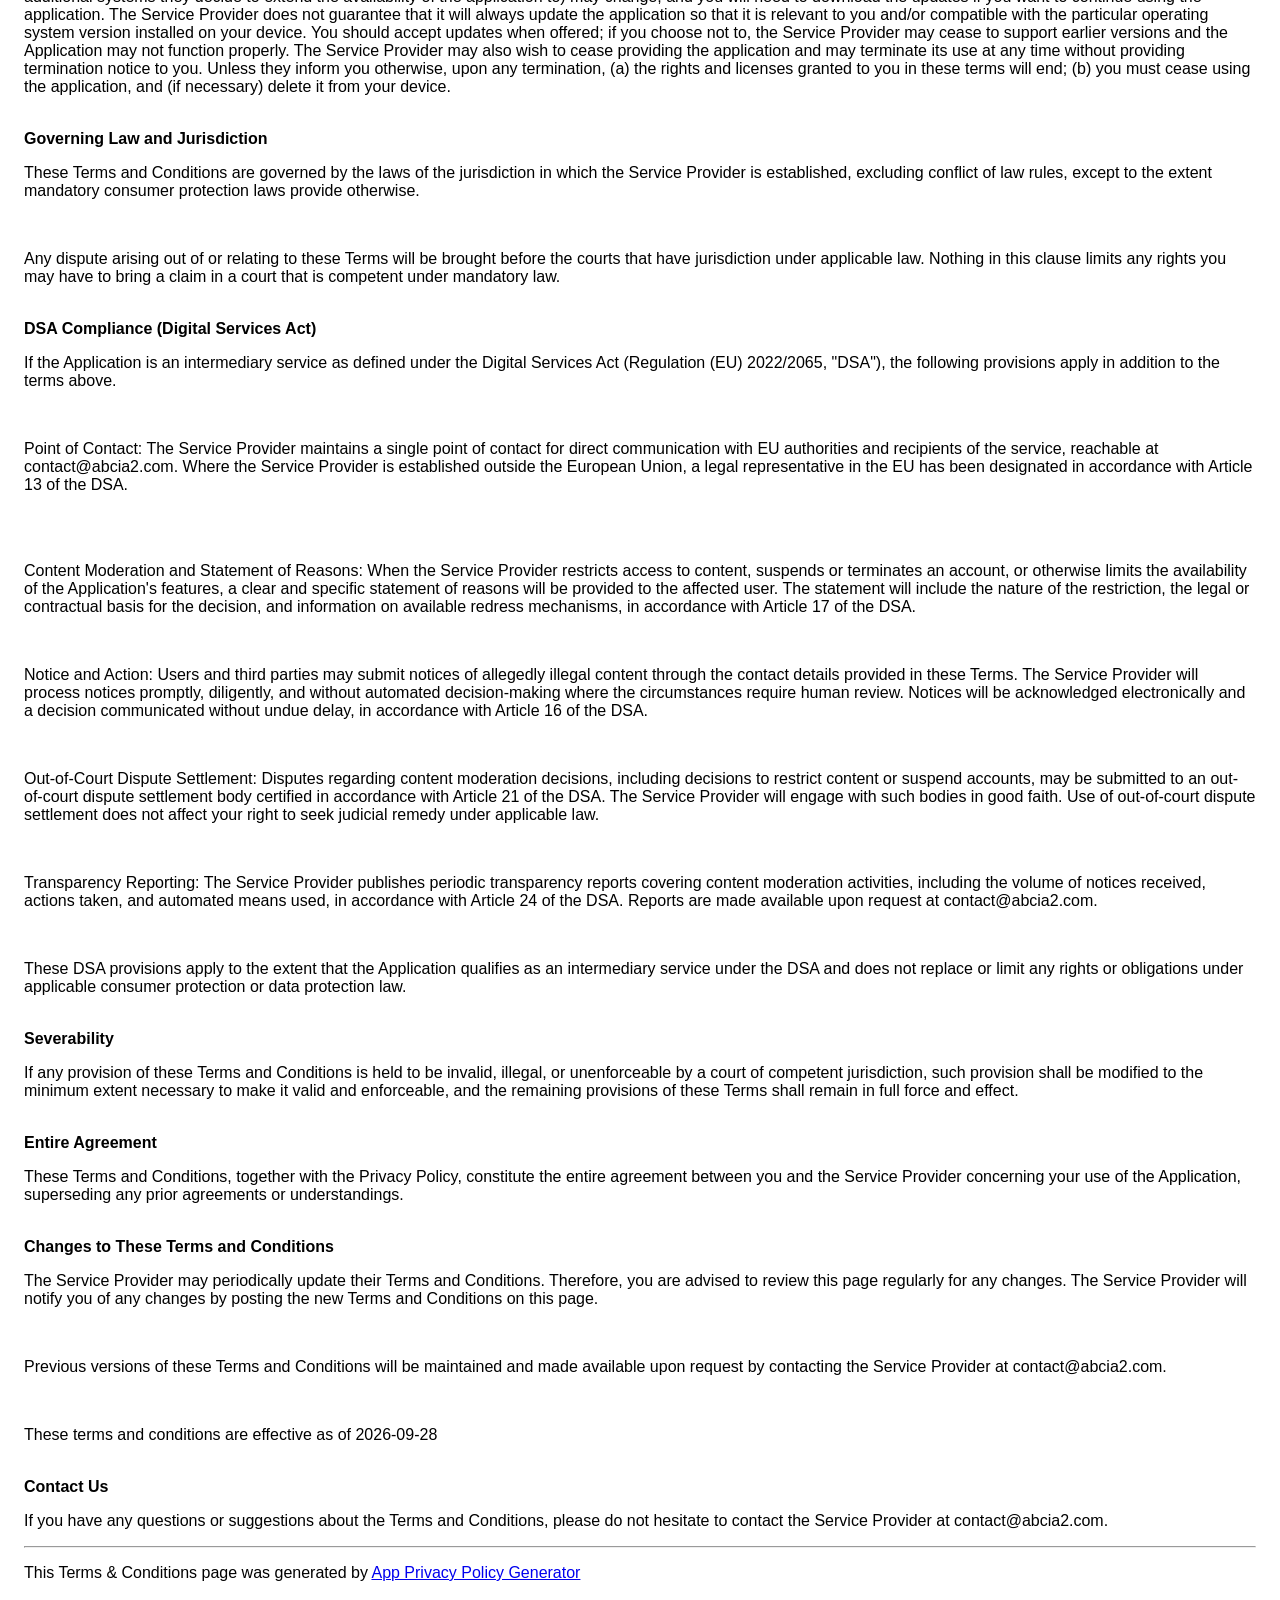
<file: privacy_and_tos/moon-tasks-tos.html>
<!DOCTYPE html>
    <html>
    <head>
      <meta charset='utf-8'>
      <meta name='viewport' content='width=device-width'>
      <title>Terms &amp; Conditions</title>
      <style> body { font-family: 'Helvetica Neue', Helvetica, Arial, sans-serif; padding:1em; } </style>
    </head>
    <body>
    <strong>Terms &amp; Conditions</strong><br><p>These terms and conditions apply to the Moon Tasks app for mobile devices, together with any related services operated by Abcia2 (collectively, the "Application"). Abcia2 is hereby referred to as the "Service Provider".</p><br><p>By downloading or using the Application, you agree to these Terms and Conditions. You should read them carefully before using the Application.</p><br><div><strong>License to use the Application</strong><p>Subject to your compliance with these Terms, the Service Provider grants you a limited, non-exclusive, non-transferable, revocable license to install and use the Application on a mobile device for personal or internal business purposes. You may not reproduce, distribute, modify, create derivative works from, reverse engineer, decompile, or disassemble the Application, except as and only to the extent that such activity is expressly permitted by applicable law.</p></div><br><strong>Intellectual Property</strong><p>The Service Provider retains all intellectual property rights in the Application, including its code, design, trademarks, service marks, trade names, logos, and branding (the "IP"). Nothing in these Terms grants you any license or right to use the Service Provider's trademarks, logos, or branding for any purpose. You agree not to remove, alter, or obscure any copyright, trademark, or other proprietary notices displayed in or on the Application.</p><br><strong>Termination</strong><p>The Service Provider may suspend your access to the Application or services if you materially breach these Terms. The Service Provider will provide you with written notice of the breach and, where the breach is capable of cure, you will have 14 days from receipt of notice to remedy the breach. If you fail to cure the breach within that period, the Service Provider may terminate your access.</p><br><p>The Service Provider may suspend or terminate your access immediately without notice if you violate applicable law, infringe intellectual property rights, or engage in activity that could cause harm to other users or the Service Provider.</p><br><p>Upon termination, your right to use the Application will end and you must delete all copies from your devices.</p><br><p>By accessing and using this Application, you represent that you are legally permitted to use it in your jurisdiction. You must be at least 16 years of age (the age of digital consent in your jurisdiction) to use the Application. If you are below 16, a parent or legal guardian must review and accept these Terms on your behalf.</p><div><br><p>Unauthorized copying, modification of the Application, any part of the Application, or the Service Provider's trademarks is strictly prohibited. Any attempts to extract the source code of the Application, translate the Application into other languages, or create derivative versions are not permitted. All trademarks, copyrights, database rights, and other intellectual property rights related to the Application remain the property of the Service Provider.</p></div><br><strong>User-Generated Content and Acceptable Use</strong><p>If this Application allows users to post, share, or upload content, you agree not to post content that:</p><ul><li>Is illegal or violates third-party intellectual property rights (copyright, trademark, patents)</li><li>Is abusive, threatening, harassing, defamatory, or hate speech</li><li>Contains discrimination or incitement to violence or illegal activity</li><li>Is spam, phishing, or contains malware</li><li>Violates the privacy or personal data rights of others</li><li>Is misleading, false, or deceptive</li><li>Contains explicit violence or sexual content (unless age-gated appropriately)</li></ul><br><p>The Service Provider reserves the right to:</p><ul><li>Remove or disable access to content that violates these guidelines</li><li>Suspend or terminate accounts of users who repeatedly violate these guidelines</li><li>Cooperate with law enforcement if illegal content is reported</li><li>Moderate, filter, or hide content that violates these Terms, applicable law, or the guidelines set out above</li></ul><br><p>Content submitted through the Application may be visible to other users or to the public, depending on how the Application functions.</p><br><p>If you believe content violates these Terms, infringes your rights, or is unlawful, you may report it to the Service Provider at contact@abcia2.com. The report should include enough information for the Service Provider to identify the content, evaluate the complaint, and contact you if follow-up is required.</p><br><p>Where the Application provides such features, you may also report content, block other users, or mute notifications directly through the Application's interface. The Service Provider will review in-app reports with the same standards described in these Terms.</p><br><p>The Service Provider may review reported content, request additional information where necessary, remove or restrict access to content, and take action against the responsible account where appropriate. Users affected by moderation decisions may contact the Service Provider at contact@abcia2.com to request further review. The Service Provider will respond to appeals within a reasonable period and provide the reasons for any upheld moderation decision, subject to applicable law.</p><br><p>By submitting User-Generated Content you grant the Service Provider a non-exclusive, worldwide, royalty-free license to use, reproduce, distribute, prepare derivative works of, display and perform the content in connection with the Application and the Service Provider's business. This license does not grant the Service Provider the right to sell or sublicense your content to third parties independently of the Application. You represent and warrant that you own or control all rights in the content you post and that use of the content does not violate these Terms or applicable law.</p><br><p>Your content may include personal data. Processing of personal data related to User-Generated Content is governed by the Privacy Policy. Do not post personal data of others without their consent.</p><br><p>The Service Provider is dedicated to ensuring that the Application is as beneficial and efficient as possible. As such, they reserve the right to modify the Application or charge for their services at any time and for any reason. The Service Provider assures you that any charges for the Application or its services will be clearly communicated to you.</p><br><p>The Application stores and processes personal data that you have provided to the Service Provider in order to provide the Service. It is your responsibility to maintain the security of your mobile device and access to the Application.</p><div><p>The Service Provider strongly advises against jailbreaking or rooting your mobile device, which involves removing software restrictions and limitations imposed by the official operating system of your mobile device. Such actions could expose your mobile device to malware, viruses, malicious programs, compromise your mobile device's security features, and may result in the Application not functioning correctly or at all.</p></div><div><p>Third Party Services</p><ul><li><a href="https://developers.google.com/admob/terms" target="_blank" rel="noopener noreferrer">AdMob</a></li></ul></div><br><div><p>Please be aware that the Service Provider does not assume responsibility for certain aspects. Some functions of the Application require an active internet connection, which can be Wi-Fi or provided by your mobile network provider. The Service Provider cannot be held responsible if the Application does not function at full capacity due to lack of access to Wi-Fi or if you have exhausted your data allowance.</p><br><p>If you are using the application outside of a Wi-Fi area, please be aware that your mobile network provider's agreement terms still apply. Consequently, you may incur charges from your mobile provider for data usage during the connection to the application, or other third-party charges. By using the application, you accept responsibility for any such charges, including roaming data charges if you use the application outside of your home territory (i.e., region or country) without disabling data roaming. If you are not the bill payer for the device on which you are using the application, they assume that you have obtained permission from the bill payer.</p></div><!----><br><p>Similarly, the Service Provider cannot always assume responsibility for your usage of the application. For instance, it is your responsibility to ensure that your device remains charged. If your device runs out of battery and you are unable to access the Service, the Service Provider cannot be held responsible.</p><br><p>Nothing in these Terms shall limit any rights you have under applicable consumer protection laws that cannot be lawfully excluded.</p><strong>Limitation of Liability</strong><p>To the fullest extent permitted by law, the Service Provider shall not be liable for any indirect, incidental, special, consequential, or punitive damages, including but not limited to lost profits, data loss, or business interruption, even if advised of the possibility of such damages.</p><br><p>However, the Service Provider retains full liability for:</p><ul><li>Death or personal injury caused by negligence</li><li>Fraud or fraudulent misrepresentation</li><li>Any other liability that cannot be excluded or limited under applicable law</li></ul><br><p>To the fullest extent permitted by law, the total liability of the Service Provider for any claim shall not exceed the amount paid by you to the Service Provider for the Application in the 12 months preceding the claim, or the minimum amount that must be paid under applicable law, whichever is greater. If the Application is provided free of charge, this means the Service Provider's liability is limited to the minimum amount permitted by applicable law.</p><br><p>The Service Provider accepts no liability for any loss, direct or indirect, that you experience as a result of relying entirely on third-party information provided through this Application, or for inaccuracies in content provided by third parties.</p><br><strong>Indemnification</strong><p>To the fullest extent permitted by law, you agree to indemnify and hold harmless the Service Provider, its affiliates, officers, directors, employees and agents from and against any claims, liabilities, damages, losses and expenses, including reasonable legal fees, arising out of or directly related to your breach of these Terms or your intentional misuse of the Application, including User-Generated Content you submit in violation of these Terms.</p><br><p>This indemnification does not apply to claims arising from the Service Provider's own negligence, breach of these Terms, or violation of applicable law. In jurisdictions where consumer indemnification is restricted by law, this clause shall be limited to the maximum extent permitted.</p><br><!----><p>The Service Provider may wish to update the application at some point. The application is currently available as per the requirements for the operating system (and for any additional systems they decide to extend the availability of the application to) may change, and you will need to download the updates if you want to continue using the application. The Service Provider does not guarantee that it will always update the application so that it is relevant to you and/or compatible with the particular operating system version installed on your device. You should accept updates when offered; if you choose not to, the Service Provider may cease to support earlier versions and the Application may not function properly. The Service Provider may also wish to cease providing the application and may terminate its use at any time without providing termination notice to you. Unless they inform you otherwise, upon any termination, (a) the rights and licenses granted to you in these terms will end; (b) you must cease using the application, and (if necessary) delete it from your device.</p><br><strong>Governing Law and Jurisdiction</strong><br><p>These Terms and Conditions are governed by the laws of the jurisdiction in which the Service Provider is established, excluding conflict of law rules, except to the extent mandatory consumer protection laws provide otherwise.</p><br><p>Any dispute arising out of or relating to these Terms will be brought before the courts that have jurisdiction under applicable law. Nothing in this clause limits any rights you may have to bring a claim in a court that is competent under mandatory law.</p><br><strong>DSA Compliance (Digital Services Act)</strong><br><p>If the Application is an intermediary service as defined under the Digital Services Act (Regulation (EU) 2022/2065, "DSA"), the following provisions apply in addition to the terms above.</p><br><p>Point of Contact: The Service Provider maintains a single point of contact for direct communication with EU authorities and recipients of the service, reachable at contact@abcia2.com. Where the Service Provider is established outside the European Union, a legal representative in the EU has been designated in accordance with Article 13 of the DSA.</p><br><!----><br><p>Content Moderation and Statement of Reasons: When the Service Provider restricts access to content, suspends or terminates an account, or otherwise limits the availability of the Application's features, a clear and specific statement of reasons will be provided to the affected user. The statement will include the nature of the restriction, the legal or contractual basis for the decision, and information on available redress mechanisms, in accordance with Article 17 of the DSA.</p><br><p>Notice and Action: Users and third parties may submit notices of allegedly illegal content through the contact details provided in these Terms. The Service Provider will process notices promptly, diligently, and without automated decision-making where the circumstances require human review. Notices will be acknowledged electronically and a decision communicated without undue delay, in accordance with Article 16 of the DSA.</p><br><p>Out-of-Court Dispute Settlement: Disputes regarding content moderation decisions, including decisions to restrict content or suspend accounts, may be submitted to an out-of-court dispute settlement body certified in accordance with Article 21 of the DSA. The Service Provider will engage with such bodies in good faith. Use of out-of-court dispute settlement does not affect your right to seek judicial remedy under applicable law.</p><br><p>Transparency Reporting: The Service Provider publishes periodic transparency reports covering content moderation activities, including the volume of notices received, actions taken, and automated means used, in accordance with Article 24 of the DSA. Reports are made available upon request at contact@abcia2.com.</p><br><p>These DSA provisions apply to the extent that the Application qualifies as an intermediary service under the DSA and does not replace or limit any rights or obligations under applicable consumer protection or data protection law.</p><br><strong>Severability</strong><p>If any provision of these Terms and Conditions is held to be invalid, illegal, or unenforceable by a court of competent jurisdiction, such provision shall be modified to the minimum extent necessary to make it valid and enforceable, and the remaining provisions of these Terms shall remain in full force and effect.</p><br><strong>Entire Agreement</strong><p>These Terms and Conditions, together with the Privacy Policy, constitute the entire agreement between you and the Service Provider concerning your use of the Application, superseding any prior agreements or understandings.</p><br><strong>Changes to These Terms and Conditions</strong><p>The Service Provider may periodically update their Terms and Conditions. Therefore, you are advised to review this page regularly for any changes. The Service Provider will notify you of any changes by posting the new Terms and Conditions on this page.</p><br><p>Previous versions of these Terms and Conditions will be maintained and made available upon request by contacting the Service Provider at contact@abcia2.com.</p><br><p>These terms and conditions are effective as of 2026-09-28</p><br><strong>Contact Us</strong><p>If you have any questions or suggestions about the Terms and Conditions, please do not hesitate to contact the Service Provider at contact@abcia2.com.</p><hr><p><span>This Terms &amp; Conditions page was generated by </span><a href="https://app-privacy-policy-generator.nisrulz.com/" target="_blank" rel="noopener noreferrer">App Privacy Policy Generator </a></p>
    </body>
    </html>
</file>
<file: vars.css>
:root {
    /* ============================================
         Palette "Nightsky Sparkle" — palette Abcia2
         Struttura come vars.css di Gacha Story: ogni
         colore = primary / border / shadow / text.
         ============================================ */

    --violet_primary: #C9BFE3;
    --violet_border: #8F7CC2;
    --violet_shadow: #4E3594;
    --violet_text: #211346;

    --purple_primary: #7D52A1;
    --purple_border: #522C73;
    --purple_shadow: #391558;
    --purple_text: #210539;

    --midnight_primary: #2E053D;
    --midnight_border: #1D0228;
    --midnight_shadow: #100016;
    --midnight_text: #060009;

    --yellow_primary: #FFE18A;
    --yellow_border: #F1BB5D;
    --yellow_shadow: #C4673C;
    --yellow_text: #7A2605;

    --pink_primary: #CD55B0;
    --pink_border: #892470;
    --pink_shadow: #652355;
    --pink_text: #380C31;

    --white_primary: #F0F0F0;
    --white_border: #A5A5A5;
    --white_shadow: #4F4F4F;
    --white_text: #202020;

    /* --------------------------------------------
         Colori presi direttamente dal sito di reference
         (Gacha Story), usati SOLO per le card dei giochi
         veri, cosi' ogni gioco tiene il colore della sua
         lineup invece del brand personale di Abcia2.
         -------------------------------------------- */

    --green_primary: #AEEE77;
    --green_border: #67A334;
    --green_shadow: #4D7A27;
    --green_text: #1A3205;

    --orange_primary: #FFB75F;
    --orange_border: #BE7318;
    --orange_shadow: #784200;
    --orange_text: #3B2000;

    --rose_primary: #E893BB;
    --rose_border: #B53989;
    --rose_shadow: #922269;
    --rose_text: #590C3D;

    --footer_primary_: #100016;
    --footer_text: #C9BFE3;

    /* dimensioni layout, uguali a tutta la lineup */
    --panel-max-width: 900px;
    --divider_width: 1300px;

    --border_size_big: 11px;
    --shadow_size_big: 8px;

    --border_size_med: 8px;
    --shadow_size_med: 6px;

    --btn_border_size: 5px;
    --btm_shadow_size: 4px;
}
</file>
<file: style.css>
/* ============================================
     SELECTION & SCROLLBAR
     ============================================ */

::selection {
    background: var(--violet_border);
    color: var(--white_primary);
}

::-moz-selection {
    background: var(--violet_border);
    color: var(--white_primary);
}

html {
    scrollbar-width: thin;
    scrollbar-color: var(--violet_border) var(--midnight_primary);
}

::-webkit-scrollbar {
    width: 14px;
    height: 14px;
}

::-webkit-scrollbar-track {
    background: var(--midnight_primary);
}

::-webkit-scrollbar-thumb {
    background: var(--violet_border);
    border-radius: 999px;
    border: 3px solid var(--midnight_primary);
}

::-webkit-scrollbar-thumb:hover {
    background: var(--violet_shadow);
}

::-webkit-scrollbar-corner {
    background: var(--midnight_primary);
}

body {
    margin: 0;
    font-family: "Baloo 2", sans-serif;
    background: var(--midnight_primary);
    overflow-x: hidden;
}

img {
    user-drag: none;
    user-select: none;
    -moz-user-select: none;
    -webkit-user-drag: none;
    -webkit-user-select: none;
    -ms-user-select: none;
}

strong {
    font-weight: 700;
}

section {
    position: relative;
    display: flex;
    align-items: center;
    justify-content: center;
    overflow: visible;
    padding: clamp(24px, 6vw, 64px) clamp(16px, 5vw, 48px);
}

.bup:active {
    transform: translateY(3px);
}

/* ============================================
     HERO
     ============================================ */

.hero {
    flex-direction: column;
    gap: clamp(20px, 4vw, 36px);
    padding-top: clamp(48px, 8vw, 88px);
}

.hero_bg_wrap {
    position: absolute;
    inset: 0;
    overflow: hidden;
    z-index: 0;
    height: 650px;

    -webkit-mask-image: linear-gradient(to bottom,
            transparent 0%, black 12%, black 88%, transparent 100%);
    mask-image: linear-gradient(to bottom,
            transparent 0%, black 12%, black 88%, transparent 100%);
}

.hero_bg {
    position: absolute;
    inset: 0;
    background-image: url("assets/Backgrounds/Hero_Background.png");
    background-size: cover;
    background-position: center;
    filter: blur(6px) saturate(1.1);
    transform: scale(1.08);
}

.hero_panel {
    position: relative;
    z-index: 2;
    width: 100%;
    max-width: var(--panel-max-width);
    background: var(--violet_primary);
    border: clamp(4px, 0.8vw, var(--border_size_big)) solid var(--violet_border);
    border-radius: clamp(20px, 3vw, 40px);
    padding: clamp(28px, 5vw, 56px) clamp(20px, 5vw, 48px);
    text-align: center;
    box-shadow: 0 var(--shadow_size_big) 0 var(--violet_shadow);

    display: flex;
    flex-direction: column;
    align-items: center;
}

.hero_avatar {
    width: clamp(120px, 18vw, 170px);
    height: clamp(120px, 18vw, 170px);
    border-radius: 50%;
    object-fit: cover;
    border: 5px solid var(--violet_border);
    box-shadow: 0 5px 0 var(--violet_shadow);
    display: block;
    margin: 0 auto clamp(16px, 3vw, 24px);
}

.hero_title {
    font-family: "Baloo 2", sans-serif;
    font-weight: 800;
    font-size: clamp(1.8rem, 4.5vw, 2.6rem);
    color: var(--violet_text);
    margin: 0 0 clamp(14px, 2.5vw, 20px);
}

.hero_tagline {
    font-family: "Baloo 2", sans-serif;
    font-weight: 600;
    font-size: clamp(1rem, 2vw, 1.2rem);
    line-height: 1.6;
    color: var(--violet_shadow);
    margin: 0 0 clamp(20px, 4vw, 32px);
    max-width: 560px;
}

.hero_actions {
    display: flex;
    flex-wrap: wrap;
    gap: clamp(12px, 2.5vw, 20px);
    justify-content: center;
    margin-bottom: clamp(20px, 4vw, 32px);
}

.hero_socials {
    display: flex;
    flex-wrap: wrap;
    align-items: center;
    justify-content: center;
    gap: clamp(12px, 2.2vw, 18px);
}

.hero_social_link {
    display: block;
}

.hero_social_icon {
    width: clamp(32px, 4.2vw, 40px);
    height: clamp(32px, 4.2vw, 40px);
    display: block;
    object-fit: contain;
    border-radius: clamp(8px, 1.6vw, 12px);
}

@media (max-width: 640px) {
    .hero_panel {
        padding: 32px 20px;
    }

    .hero_bg_wrap {
        height: auto;
    }
}

/* ============================================
     SECTION TITLES
     ============================================ */

.section_title {
    font-family: "Baloo 2", sans-serif;
    font-weight: 800;
    font-size: clamp(1.6rem, 3.2vw, 2.1rem);
    color: var(--violet_primary);
    text-align: center;
}

/* ============================================
     GAMES
     ============================================ */

.games {
    flex-direction: column;
    gap: clamp(28px, 4.5vw, 44px);
}

.games_grid {
    display: flex;
    flex-direction: row;
    flex-wrap: wrap;
    justify-content: center;
    align-items: stretch;
    gap: clamp(18px, 3vw, 28px);
    width: 100%;
    max-width: var(--divider_width);
    margin: 0 auto;
}

.game_card {
    position: relative;
    display: flex;
    flex-direction: column;
    flex: 1 1 260px;
    max-width: 320px;
    text-decoration: none;
    border-radius: clamp(18px, 2.5vw, 28px);
    overflow: hidden;
    background: var(--white_primary);
    border: clamp(4px, 0.8vw, var(--border_size_med)) solid var(--card_border, var(--violet_border));
    box-shadow: 0 var(--shadow_size_med) 0 var(--card_shadow, var(--violet_shadow));
}

.game_card:active {
    transform: translateY(3px);
    box-shadow: 0 2px 0 var(--card_shadow, var(--violet_shadow));
}

.game_card_violet {
    --card_border: var(--violet_border);
    --card_shadow: var(--violet_shadow);
    --card_bg: var(--violet_primary);
    --card_text: var(--violet_text);
}

.game_card_purple {
    --card_border: var(--purple_border);
    --card_shadow: var(--purple_shadow);
    --card_bg: var(--purple_primary);
    --card_text: var(--white_primary);
}

.game_card_yellow {
    --card_border: var(--yellow_border);
    --card_shadow: var(--yellow_shadow);
    --card_bg: var(--yellow_primary);
    --card_text: var(--yellow_text);
}

.game_card_pink {
    --card_border: var(--pink_border);
    --card_shadow: var(--pink_shadow);
    --card_bg: var(--pink_primary);
    --card_text: var(--pink_text);
}

.game_card_midnight {
    --card_border: var(--midnight_border);
    --card_shadow: var(--midnight_shadow);
    --card_bg: var(--midnight_primary);
    --card_text: var(--white_primary);
}

/* varianti prese dal sito di reference: solo per i giochi veri,
   cosi' ogni card tiene il colore della sua lineup */
.game_card_green {
    --card_border: var(--green_border);
    --card_shadow: var(--green_shadow);
    --card_bg: var(--green_primary);
    --card_text: var(--green_text);
}

.game_card_orange {
    --card_border: var(--orange_border);
    --card_shadow: var(--orange_shadow);
    --card_bg: var(--orange_primary);
    --card_text: var(--orange_text);
}

.game_card_rose {
    --card_border: var(--rose_border);
    --card_shadow: var(--rose_shadow);
    --card_bg: var(--rose_primary);
    --card_text: var(--rose_text);
}

.game_card_banner {
    display: block;
    width: 100%;
    aspect-ratio: 16 / 10;
    object-fit: cover;
    background: var(--card_border, var(--violet_border));
}

.game_card_body {
    display: flex;
    flex-direction: column;
    gap: 4px;
    padding: clamp(14px, 2.5vw, 20px) clamp(16px, 2.8vw, 22px);
    flex: 1;
    background: var(--card_bg, var(--white_primary));
}

.game_card_title {
    font-family: "Baloo 2", sans-serif;
    font-weight: 800;
    font-size: clamp(1.05rem, 2vw, 1.25rem);
    color: var(--card_text, var(--white_text));
}

.game_card_subtitle {
    font-family: "Baloo 2", sans-serif;
    font-weight: 600;
    font-size: clamp(0.85rem, 1.5vw, 0.95rem);
    color: var(--card_text, var(--white_shadow));
    opacity: 0.8;
}

.game_card_badge {
    position: absolute;
    top: 10px;
    right: 10px;
    z-index: 2;
    font-family: "Baloo 2", sans-serif;
    font-weight: 700;
    font-size: 0.7rem;
    letter-spacing: 0.02em;
    color: var(--white_primary);
    background: rgba(16, 0, 22, 0.6);
    padding: 4px 10px;
    border-radius: 999px;
}

/* ============================================
     VIDEO
     ============================================ */

.video {
    flex-direction: column;
    gap: clamp(28px, 4.5vw, 44px);
}

.video_panel {
    position: relative;
    z-index: 2;
    width: 100%;
    max-width: var(--panel-max-width);
    background-image: url("assets/Backgrounds/Tiled_Background.png");
    background-size: 130px;
    background-repeat: repeat;
    border: clamp(4px, 0.8vw, var(--border_size_big)) solid var(--violet_border);
    border-radius: clamp(20px, 3vw, 40px);
    padding: clamp(18px, 3vw, 28px);
    box-shadow: 0 var(--shadow_size_big) 0 var(--violet_shadow);
}

.video_frame {
    position: relative;
    width: 100%;
    aspect-ratio: 16 / 9;
    border-radius: clamp(14px, 2vw, 24px);
    overflow: hidden;
    border: 5px solid var(--white_primary);
}

.video_frame iframe {
    position: absolute;
    inset: 0;
    width: 100%;
    height: 100%;
    border: 0;
    display: block;
}

/* ============================================
     MORE
     ============================================ */

.more {
    flex-direction: column;
    gap: clamp(28px, 4.5vw, 44px);
}

.more_grid {
    display: flex;
    flex-direction: row;
    flex-wrap: wrap;
    justify-content: center;
    align-items: stretch;
    gap: clamp(18px, 3vw, 28px);
    width: 100%;
    max-width: var(--divider_width);
    margin: 0 auto;
}

.more_grid .game_card {
    flex: 1 1 260px;
}

/* ============================================
     BACK LINK (pagine secondarie)
     ============================================ */

.back_link {
    display: inline-block;
    font-family: "Baloo 2", sans-serif;
    font-weight: 700;
    font-size: clamp(0.95rem, 1.8vw, 1.1rem);
    color: var(--violet_shadow);
    text-decoration: none;
    margin: 0 auto clamp(16px, 3vw, 24px);
}

.back_link:hover {
    text-decoration: underline;
}

/* ============================================
     CONTACT
     ============================================ */

.contact {
    flex-direction: column;
    gap: clamp(28px, 4.5vw, 44px);
}

.contact_grid {
    display: flex;
    flex-direction: row;
    flex-wrap: wrap;
    justify-content: center;
    align-items: stretch;
    gap: clamp(18px, 3vw, 28px);
    width: 100%;
    max-width: var(--panel-max-width);
    margin: 0 auto;
}

.contact_card {
    display: flex;
    flex-direction: column;
    align-items: center;
    justify-content: center;
    gap: clamp(6px, 1.2vw, 10px);
    flex: 1 1 220px;
    max-width: 280px;
    text-decoration: none;
    border-radius: clamp(18px, 2.5vw, 28px);
    padding: clamp(24px, 4vw, 36px) clamp(18px, 3vw, 28px);
    text-align: center;
    background: var(--card_bg, var(--violet_primary));
    border: clamp(4px, 0.8vw, var(--border_size_med)) solid var(--card_border, var(--violet_border));
    box-shadow: 0 var(--shadow_size_med) 0 var(--card_shadow, var(--violet_shadow));
    color: var(--card_text, var(--violet_text));
}

.contact_card:active {
    transform: translateY(3px);
    box-shadow: 0 2px 0 var(--card_shadow, var(--violet_shadow));
}

.contact_card_violet {
    --card_bg: var(--violet_primary);
    --card_border: var(--violet_border);
    --card_shadow: var(--violet_shadow);
    --card_text: var(--violet_text);
}

.contact_card_purple {
    --card_bg: var(--purple_primary);
    --card_border: var(--purple_border);
    --card_shadow: var(--purple_shadow);
    --card_text: var(--white_primary);
}

.contact_card_icon {
    font-size: clamp(1.8rem, 4.5vw, 2.4rem);
    line-height: 1;
}

.contact_card_label {
    font-family: "Baloo 2", sans-serif;
    font-weight: 800;
    font-size: clamp(1rem, 1.9vw, 1.15rem);
}

.contact_card_value {
    font-family: "Baloo 2", sans-serif;
    font-weight: 600;
    font-size: clamp(0.85rem, 1.5vw, 0.95rem);
    opacity: 0.85;
    word-break: break-word;
}

/* ============================================
     FOOTER
     ============================================ */

.footer {
    background: var(--footer_primary_);
    display: flex;
    flex-direction: column;
    align-items: center;
    gap: clamp(6px, 1.2vw, 10px);
    padding: clamp(24px, 4vw, 40px) clamp(16px, 5vw, 48px);
    text-align: center;
}

.footer_main {
    font-family: "Baloo 2", sans-serif;
    font-weight: 700;
    font-size: clamp(0.95rem, 1.7vw, 1.15rem);
    color: var(--footer_text);
}

@media (max-width: 640px) {
    .footer {
        padding-bottom: 110px;
        /* spazio per il widget Ko-fi */
    }
}

/* ============================================
     BUTTONS
     ============================================ */

.btn {
    appearance: none;
    border: none;
    cursor: pointer;
    font-family: inherit;
    font-weight: 800;
    font-size: clamp(1rem, 1.9vw, 1.3rem);
    line-height: 1;
    padding: clamp(10px, 2vw, 10px) clamp(24px, 4vw, 40px);
    border-radius: 999px;
    transition: transform 0.08s ease;
    text-decoration: none;
    display: inline-block;
}

.btn:active {
    transform: translateY(3px);
}

.btn_yellow {
    background: var(--yellow_primary);
    color: var(--yellow_text);
    border: 5px solid var(--yellow_border);
    box-shadow: 0 var(--btm_shadow_size) 0 var(--yellow_shadow);
}

.btn_yellow:active {
    box-shadow: 0 2px 0 var(--yellow_shadow);
}

.btn_purple {
    background: var(--purple_primary);
    color: var(--white_primary);
    border: 5px solid var(--purple_border);
    box-shadow: 0 var(--btm_shadow_size) 0 var(--purple_shadow);
}

.btn_purple:active {
    box-shadow: 0 2px 0 var(--purple_shadow);
}

.btn_violet {
    background: var(--violet_primary);
    color: var(--violet_text);
    border: 5px solid var(--violet_border);
    box-shadow: 0 var(--btm_shadow_size) 0 var(--violet_shadow);
}

.btn_violet:active {
    box-shadow: 0 2px 0 var(--violet_shadow);
}

.btn_pink {
    background: var(--pink_primary);
    color: var(--white_primary);
    border: 5px solid var(--pink_border);
    box-shadow: 0 var(--btm_shadow_size) 0 var(--pink_shadow);
}

.btn_pink:active {
    box-shadow: 0 2px 0 var(--pink_shadow);
}

/* ============================================
     OC CODES
     ============================================ */

.codes {
    flex-direction: column;
    gap: clamp(28px, 4.5vw, 44px);
}

.codes_grid {
    display: flex;
    flex-direction: column;
    align-items: center;
    gap: clamp(20px, 3.5vw, 32px);
    width: 100%;
    max-width: var(--panel-max-width);
    margin: 0 auto;
}

.code_card {
    display: flex;
    flex-direction: column;
    align-items: center;
    gap: clamp(10px, 2vw, 16px);
    width: 100%;
    text-align: center;
    border-radius: clamp(18px, 2.5vw, 28px);
    padding: clamp(22px, 3.5vw, 32px) clamp(18px, 3vw, 28px);
    background: var(--card_bg, var(--violet_primary));
    border: clamp(4px, 0.8vw, var(--border_size_med)) solid var(--card_border, var(--violet_border));
    box-shadow: 0 var(--shadow_size_med) 0 var(--card_shadow, var(--violet_shadow));
    color: var(--card_text, var(--violet_text));
}

.code_card_violet {
    --card_bg: var(--violet_primary);
    --card_border: var(--violet_border);
    --card_shadow: var(--violet_shadow);
    --card_text: var(--violet_text);
}

.code_card_yellow {
    --card_bg: var(--yellow_primary);
    --card_border: var(--yellow_border);
    --card_shadow: var(--yellow_shadow);
    --card_text: var(--yellow_text);
}

.code_card_pink {
    --card_bg: var(--pink_primary);
    --card_border: var(--pink_border);
    --card_shadow: var(--pink_shadow);
    --card_text: var(--white_primary);
}

.code_card_header {
    display: flex;
    align-items: center;
    justify-content: center;
    gap: clamp(10px, 2vw, 14px);
}

.code_card_icon {
    width: clamp(40px, 6vw, 52px);
    height: clamp(40px, 6vw, 52px);
    object-fit: cover;
    border-radius: 50%;
    border: 3px solid var(--card_border, var(--violet_border));
    display: block;
}

.code_card_title {
    font-family: "Baloo 2", sans-serif;
    font-weight: 800;
    font-size: clamp(1.05rem, 2vw, 1.3rem);
}

.code_card_box {
    width: 100%;
    box-sizing: border-box;
    font-family: "Courier New", monospace;
    font-size: clamp(0.72rem, 1.3vw, 0.85rem);
    line-height: 1.45;
    text-align: left;
    color: var(--white_text);
    background: var(--white_primary);
    border: 3px solid var(--card_border, var(--violet_border));
    border-radius: clamp(10px, 1.5vw, 16px);
    padding: clamp(10px, 2vw, 14px);
    resize: vertical;
    word-break: break-all;
    white-space: pre-wrap;
}

.code_card_copy {
    align-self: center;
    min-width: 140px;
}

/* ============================================
     DIVIDER
     ============================================ */

.divider {
    --divider_thick: clamp(4px, 0.9vw, 5px);
    --divider_sparkle_size: clamp(26px, 4.5vw, 34px);
    --divider_overlap: calc(var(--divider_sparkle_size) * 0.55);

    display: flex;
    align-items: center;
    max-width: var(--divider_width);
    margin: clamp(28px, 6vw, 56px) auto;
    padding: 0 clamp(20px, 5vw, 48px);
    color: var(--violet_primary);
}

.divider_line {
    flex: 1;
    position: relative;
    z-index: 0;
    height: var(--divider_thick);
    background: currentColor;
    border-radius: 999px;
    margin: 0 calc(-1 * var(--divider_overlap));
}

.divider_sparkle {
    flex-shrink: 0;
    position: relative;
    z-index: 1;
    width: var(--divider_sparkle_size);
    height: var(--divider_sparkle_size);
    fill: currentColor;
    transform: rotate(90deg);
}
</file>
<file: decorations.css>
/* ============================================
     Decorazioni pure — nessuna logica di layout qui,
     solo stelline sparse. Pattern "frame di ancoraggio":
     ogni gruppo di decorazioni è nestato dentro un
     contenitore che ha lo stesso max-width dell'elemento
     che deve decorare (qui: .hero_panel stesso, che ha
     già position:relative + max-width: var(--panel-max-width)).
     ============================================ */

.hero_deco {
    position: absolute;
    display: block;
    pointer-events: none;
    user-select: none;
    height: auto;
    z-index: 3;
}

.hero_sparkle_1 {
    top: -8%;
    left: -4%;
    width: clamp(26px, 8%, 60px);
    transform: rotate(-10deg);
}

.hero_sparkle_2 {
    top: 6%;
    right: -5%;
    width: clamp(20px, 6%, 46px);
    transform: rotate(12deg);
}

.hero_sparkle_3 {
    bottom: -6%;
    left: 4%;
    width: clamp(18px, 5.5%, 40px);
    transform: rotate(20deg);
}

.hero_sparkle_4 {
    bottom: -10%;
    right: 6%;
    width: clamp(28px, 8.5%, 64px);
    transform: rotate(-16deg);
}

@media (max-width: 640px) {
    .hero_sparkle_1 {
        top: -5%;
        left: -3%;
        width: 34px;
    }

    .hero_sparkle_2 {
        top: 3%;
        right: -3%;
        width: 26px;
    }

    .hero_sparkle_3 {
        display: none;
    }

    .hero_sparkle_4 {
        bottom: -6%;
        right: 3%;
        width: 34px;
    }
}
</file>
<file: FruityDropper/Style.css>
/*Setup*/
@import url('https://fonts.googleapis.com/css2?family=Quicksand:wght@700&display=swap');

html {
    box-sizing: border-box;
}

*,
*:before,
*:after {
    box-sizing: inherit;
}

body {
    margin: 0;
}

ul,
ol {
    padding: 0;
}

ul,
ol {
    list-style: none;
}

body {
    font-size: 1rem;
    line-height: 1.5;
}

button {
    border: none;
    outline: none;
    background: none;
}

input,
textarea,
select,
button {
    font: inherit;
}

table {
    border-collapse: collapse;
    border-spacing: 0;
}

a {
    text-decoration: none;
}

img {
    max-width: 100%;
    height: auto;
}

* {
    transition: all 0.3s ease-in;
}

a {
    text-decoration: none;
}

::-webkit-scrollbar {
    width: 10px;
}

::-webkit-scrollbar-track {
    border-radius: 10px;
}

::-webkit-scrollbar-thumb {
    background: #d46d7c62;
    border-radius: 10px;
}

::-webkit-scrollbar-thumb:hover {
    background: #a3204562;
}

.FadeInLayer {
    transition: all 0.5s ease-in;
    position: fixed;
    width: 100%;
    height: 100%;
    background-color: #5A2B33;
    opacity: 100%;
    z-index: 10;
}

/*Body*/
body {
    font-family: "Quicksand", Bold;
    background-color: #72424a;
}

::-moz-selection {
    /* Code for Firefox */
    color: #1f060b;
    background-color: #cb849586;
}

::selection {
    color: #1f060b;
    background-color: #cb849586;
}

.CasualGamesBG {
    background-image: url(./Assets/Background.png);
    background-repeat: no-repeat;
    background-attachment: fixed;
    background-size: cover;
    -ms-overflow-style: none;
}

/*Animations*/
@keyframes RollIn {
    0% {
        scale: 1.1;
        transform: rotate(150deg);
    }

    100% {
        scale: 1;
        transform: rotate(360deg);
    }
}

@keyframes ZoomIn {
    0% {
        scale: 0.8;
    }

    100% {
        scale: 1;
    }
}

/*Header and Footer*/
.Header {
    display: flex;
    align-items: center;
    flex-direction: column;
    justify-content: space-around;
    margin-bottom: 15px;
    text-align: center;
}

.Footer {
    display: flex;
    align-items: center;
    flex-direction: column;
    justify-content: space-around;
    margin-top: 5px;
    text-align: center;
}



/*Content Card*/
.CentredContent {
    display: flex;
    flex-direction: column;
    align-items: center;
}

.CardButtons {
    display: flex;
    width: 60%;
    flex-wrap: nowrap;
    flex-direction: row;
    justify-content: space-evenly;
    align-items: center;
}

.RollInAnimation {
    animation: RollIn 1s ease-out 1;
    transform-origin: center center;
}

.ZoomInAnimation {
    animation: ZoomIn 1s ease-out 1;
    transform-origin: center center;
}

.GameLogoImage {
    width: 40%;
    height: auto;
}

.SocialButtons a img {
    height: 40px;
    padding-left: 10px;
    padding-right: 10px;
}


@media (orientation : landscape) {
    .SocialButtons a img {
        height: 60px;
        padding-left: 10px;
        padding-right: 10px;
    }
}

.RaibowBorder {
    position: relative;
    background-color: white;
    background-clip: padding-box;
    border: 5px solid transparent;
    border-radius: 30px;
    width: 70%;
}

.RaibowBorder::before {
    content: "";
    position: absolute;
    top: -5px;
    right: -5px;
    bottom: -5px;
    left: -5px;
    z-index: -1;
    background-image: linear-gradient(to right bottom, #72424a, #6c3c44, #66363e, #603139, #5a2b33);
    border-radius: 30px;
}


.Content {
    display: flex;
    flex-direction: column;
    align-items: center;
    justify-content: space-around;
    background-image: linear-gradient(to left bottom, #fff3f9, #fceaf3, #f9e1ed, #f6d8e7, #f3cfe1);
    border-radius: 25px;
    height: 100%;
}


.HomaShortText {
    width: 100%;
    margin: 10px 0;
}

.HomeMediumText {
    width: 90%;
    margin: 10px 0;
}

.AboutMeButton {
    width: 25%;
}

.CardsRowCon {
    display: flex;
    flex-wrap: wrap;
    justify-content: center;
    align-items: center;
    align-content: space-evenly;
}

@media (orientation : portrait) {
    .RaibowBorder {
        position: relative;
        background-color: white;
        background-clip: padding-box;
        border: 5px solid transparent;
        border-radius: 30px;
        width: 95%;
    }
    
    .RaibowBorder::before {
        content: "";
        position: absolute;
        top: -5px;
        right: -5px;
        bottom: -5px;
        left: -5px;
        z-index: -1;
        background-image: linear-gradient(to right bottom, #72424a, #6c3c44, #66363e, #603139, #5a2b33);
        border-radius: 30px;
    }
    
    
    .Content {
        display: flex;
        flex-direction: column;
        align-items: center;
        justify-content: space-around;
        background-image: linear-gradient(to left bottom, #fff3f9, #fceaf3, #f9e1ed, #f6d8e7, #f3cfe1);
        border-radius: 25px;
        height: 100%;
    }

    .CardButtons {
        display: flex;
        width: 90%;
        flex-wrap: wrap;
        flex-direction: row;
        justify-content: space-evenly;
        align-items: center;
    }

    .CardsRowCon {
        display: flex;
        flex-direction: column;
        flex-wrap: wrap;
        justify-content: center;
        align-items: center;
        align-content: space-evenly;
    }

    .GameLogoImage {
        width: 80%;
        height: auto;
    }

    .HomaShortText {
        width: 90%;
        margin: 10px 0;
    }
}

/*Cards Style*/
.GameCard {
    width: 40%;
    height: 220px;
    margin: 5px;
    border-radius: 20px;
    display: flex;
    flex-direction: row;
    align-items: center;
    justify-content: space-around;
    padding: 30px;
}

.WideCard {
    width: 45%;
    height: 200px;
    margin: 5px;
    border-radius: 20px;
    display: flex;
    flex-direction: row;
    align-items: center;
    justify-content: space-around;
    padding: 30px;
}

.GameCard h1,
h2,
h3,
h4,
h5 {
    margin: 0;
}

.WideCard h1,
h2,
h3,
h4,
h5 {
    margin: 0;
}

.GameCardText {
    display: flex;
    flex-direction: column;
    align-items: flex-start;
    justify-content: center;
    height: 70%;
    margin-left: 6px;
}

.GameCardIcon {
    width: 40%;
}

.LigGameCard {
    background-image: url(../Assets/GachaStroyCardBG.png);
    background-color: #100326;
    background-repeat: no-repeat;
    background-attachment: fixed;
    background-size: cover;
    -ms-overflow-style: none;
    /*border: solid #6eb313 7px;*/
}

.HrGameCard {
    background-image: url(../Assets/HoopsRunsCardBG.png);
    background-color: #100326;
    background-repeat: no-repeat;
    background-attachment: fixed;
    background-size: cover;
    -ms-overflow-style: none;
    /*border: solid #6eb313 7px;*/
}

.CasualGamesGameCard {
    background-image: url(../Assets/CasualGamesCardBG.png);
    background-color: #100326;
    background-repeat: no-repeat;
    background-attachment: fixed;
    background-size: cover;
    -ms-overflow-style: none;
    /*border: solid #6eb313 7px;*/
}

.GameCard h1,
h2,
h3,
h4 {
    margin: 0;
}

@media (orientation : portrait) {
    .GameCard {
        width: 90%;
        margin: 5px;
        border-radius: 20px;
        display: flex;
        flex-direction: row;
        align-items: center;
        justify-content: space-around;
        padding: 20px;
    }

    .WideCard {
        width: 95%;
        margin: 5px;
        border-radius: 20px;
        display: flex;
        flex-direction: row;
        align-items: center;
        justify-content: space-around;
        padding: 15px;
    }
}


/*Contact Page*/
.ContactGtid {
    display: grid;
    grid-template-columns: 1fr 1fr;
    width: 90%;
}

.ContactCard {
    width: 90%;
    height: 200px;
    margin: 5px;
    border-radius: 20px;
    display: flex;
    flex-direction: column;
    justify-content: center;
    align-items: center;
    padding: 10px;
    background-color: #100326;
    background-image: url(../Assets/GalaxyCardBG.png);
    background-repeat: no-repeat;
    background-attachment: fixed;
    background-size: cover;
    -ms-overflow-style: none;
}

.ContactCard h1,
h2,
h3,
h4,
h5 {
    margin: 0;
}

.ContactCardImage {
    height: 30%;
}

@media (orientation : portrait) {
    .ContactGtid {
        display: flex;
        width: 90%;
        flex-direction: column;
        align-items: center;
    }
}


/*404 Page*/
.Page404 {
    position: fixed;
    display: flex;
    width: 100%;
    height: 100%;
    justify-content: center;
    align-items: center;
}

/*Hover Effects*/
.HoverEffect1 {
    scale: 1;
}

.HoverEffect1:hover {
    scale: 1.1;
}

.HoverEffect1:active {
    scale: 0.9;
}

.HoverEffect2 {
    opacity: 100%;
    scale: 1;
    filter: brightness(1);
}

.HoverEffect2:hover {
    opacity: 80%;
    scale: 0.99;

}

.HoverEffect2:active {
    scale: 0.8;
    opacity: 100%;
    filter: brightness(1.5);
}

.HoverEffect3 {
    opacity: 100%;
    scale: 1;
    filter: saturate(1);
    filter: brightness(1);
}

.HoverEffect3:hover {
    filter: saturate(1.25);
    scale: 1.02;

}

.HoverEffect3:active {
    scale: 0.99;
    opacity: 80%;
    filter: brightness(1.05);
    filter: saturate(1.27);
}


/*Text Sizes*/
.PageTitleBig {
    font-size: xx-large;
    margin-bottom: 0;
}

.PageTitleSmall {
    font-size: medium;
}


/*Stars*/
.Stars {
    width: 8%;
    height: auto;
    animation-name: SatrsPulse;
    animation-duration: 3s;
    animation-iteration-count: infinite;
}

.Stars2 {
    width: 8%;
    height: auto;
    animation-name: SatrsPulse2;
    animation-duration: 3s;
    animation-iteration-count: infinite;
}

@keyframes SatrsPulse {
    0% {
        scale: 1
    }

    50% {
        scale: 1.2
    }

    100% {
        scale: 1
    }
}

@keyframes SatrsPulse2 {
    0% {
        scale: 1.2
    }

    50% {
        scale: 1
    }

    100% {
        scale: 1.2
    }
}

.StarLeft {
    width: 90%;
    display: flex;
    flex-direction: row;
    justify-content: flex-start;
}

.StarRight {
    width: 90%;
    display: flex;
    flex-direction: row;
    justify-content: flex-end;
}

@media (orientation : portrait) {

    .StarLeft,
    .StarRight {
        display: none;
    }
}


/*Text Colors*/
.OtherTextLinksRow{
    width: 90%;
    display: flex;
    justify-content: center;
    align-items: center;
    flex-direction: row;
}

.OtherTextLink{
    text-decoration: none;
    color: #0b3649;
    margin: 0 10px;
}

@media (orientation : portrait) {
    .OtherTextLinksRow{
        width: 90%;
        display: flex;
        justify-content: center;
        align-items: center;
        flex-direction: column;
    }
    
    .OtherTextLink{
        text-decoration: none;
        color: #0b3649;
        margin: 5px 0;
    }
}

.LongTextCon{
    width: 90%;
    text-align: justify;
}

.LongTextCon a{
    color: #1a4e58;
    text-decoration: underline;
}

.TextColorLight1 {
    color: #0a2531;
}

.TextColorDark1 {
    color: #5A2B33;
}



/*Border Colors*/
.LightBorder {
    border: solid #e5e4f7 7px;
}

.DarkBorder {
    border: solid #5A2B33 7px;
}

/*Buttons*/
.LightButton1 {
    font-family: "Quicksand", Bold;
    background-color: #e9e4f7;
    border: solid #5A2B33 5px;
    padding: 10px 50px;
    border-radius: 30px;
    font-size: x-large;
    color: #5A2B33;
    margin: 5px;
}

.StoreLinkButtonBorder {
    position: relative;
    background-color: rgba(255, 255, 255, 0);
    background-clip: padding-box;
    border: 3px solid transparent;
    border-radius: 30px;
}

.StoreLinkButtonBorder::before {
    content: "";
    position: absolute;
    top: 3px;
    right: 6px;
    bottom: 3px;
    left: 6px;
    z-index: -1;
    background-image: linear-gradient(to right bottom, #f9475e, #ff6940, #fc8e1d, #ebb200, #cdd300, #9ee047, #6ae978, #00eea8, #00d9dd, #00beff, #0099ff, #5f61fb);
    border-radius: 30px;
}

.StoreLinkButton{
    display: flex;
    flex-direction: row;
    justify-content: center;
    align-items: center;
    font-family: "Quicksand", Bold;
    background-color: #f3f7e4;
    padding: 10px 10px;
    width: 300px;
    border-radius: 25px;
    font-size: x-large;
    color: #5A2B33;
    margin: 5px;
}

.StoreLinkButtonImg{
    width: 20%;
}

.StoreLinkButtonText{
    margin-left: 15px;
}

@media (orientation : portrait) {
    .StoreLinkButtonBorder {
        position: relative;
        background-color: rgba(255, 255, 255, 0);
        background-clip: padding-box;
        border: 3px solid transparent;
        border-radius: 30px;
    }
    
    .StoreLinkButtonBorder::before {
        content: "";
        position: absolute;
        top: 3px;
        right: 6px;
        bottom: 3px;
        left: 6px;
        z-index: -1;
        background-image: linear-gradient(to right bottom, #f9475e, #ff6940, #fc8e1d, #ebb200, #cdd300, #9ee047, #6ae978, #00eea8, #00d9dd, #00beff, #0099ff, #5f61fb);
        border-radius: 30px;
    }
    
    .StoreLinkButton{
        display: flex;
        flex-direction: row;
        justify-content: center;
        align-items: center;
        font-family: "Quicksand", Bold;
        background-color: #f3f7e4;
        padding: 10px 10px;
        width: 200px;
        border-radius: 25px;
        font-size: x-large;
        color: #5A2B33;
        margin: 5px;
    }
}



/*Other*/
.TextAlignCenter {
    text-align: center;
}

.ModImageBig {
    width: 90%;
    border-radius: 30px;
}

.hr1 {
    border: 0;
    clear: both;
    display: block;
    width: 96%;
    background-color: #72424a7b;
    height: 3px;
    border-radius: 10px;
    margin-top: 20px;
}

.hr2 {
    border: 0;
    clear: both;
    display: block;
    width: 96%;
    background-color: #72424a7b;
    height: 3px;
    border-radius: 10px;
    margin-top: 20px;
}



.Hidden {
    display: none;
}

iframe {
    width: 30%;
    height: auto;
    margin: 5px;
    border-radius: 20px;
}
</file>
